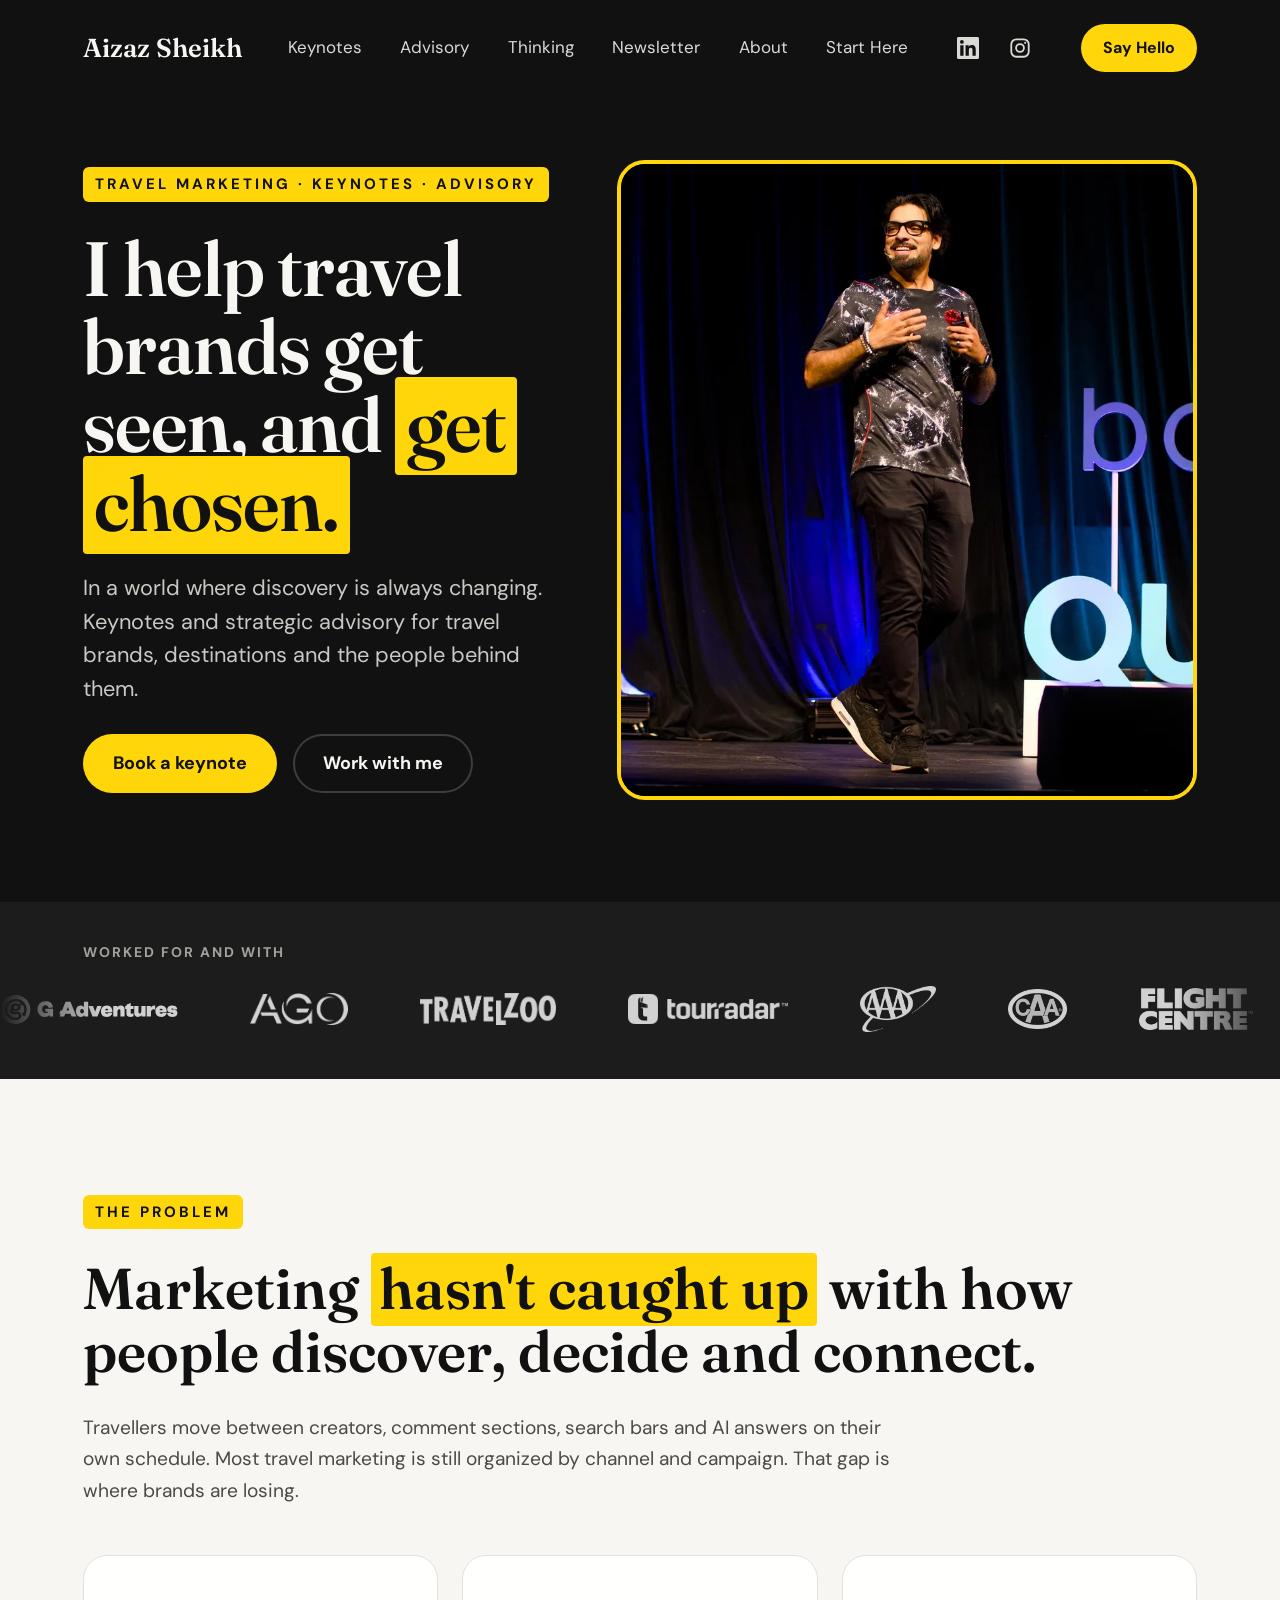
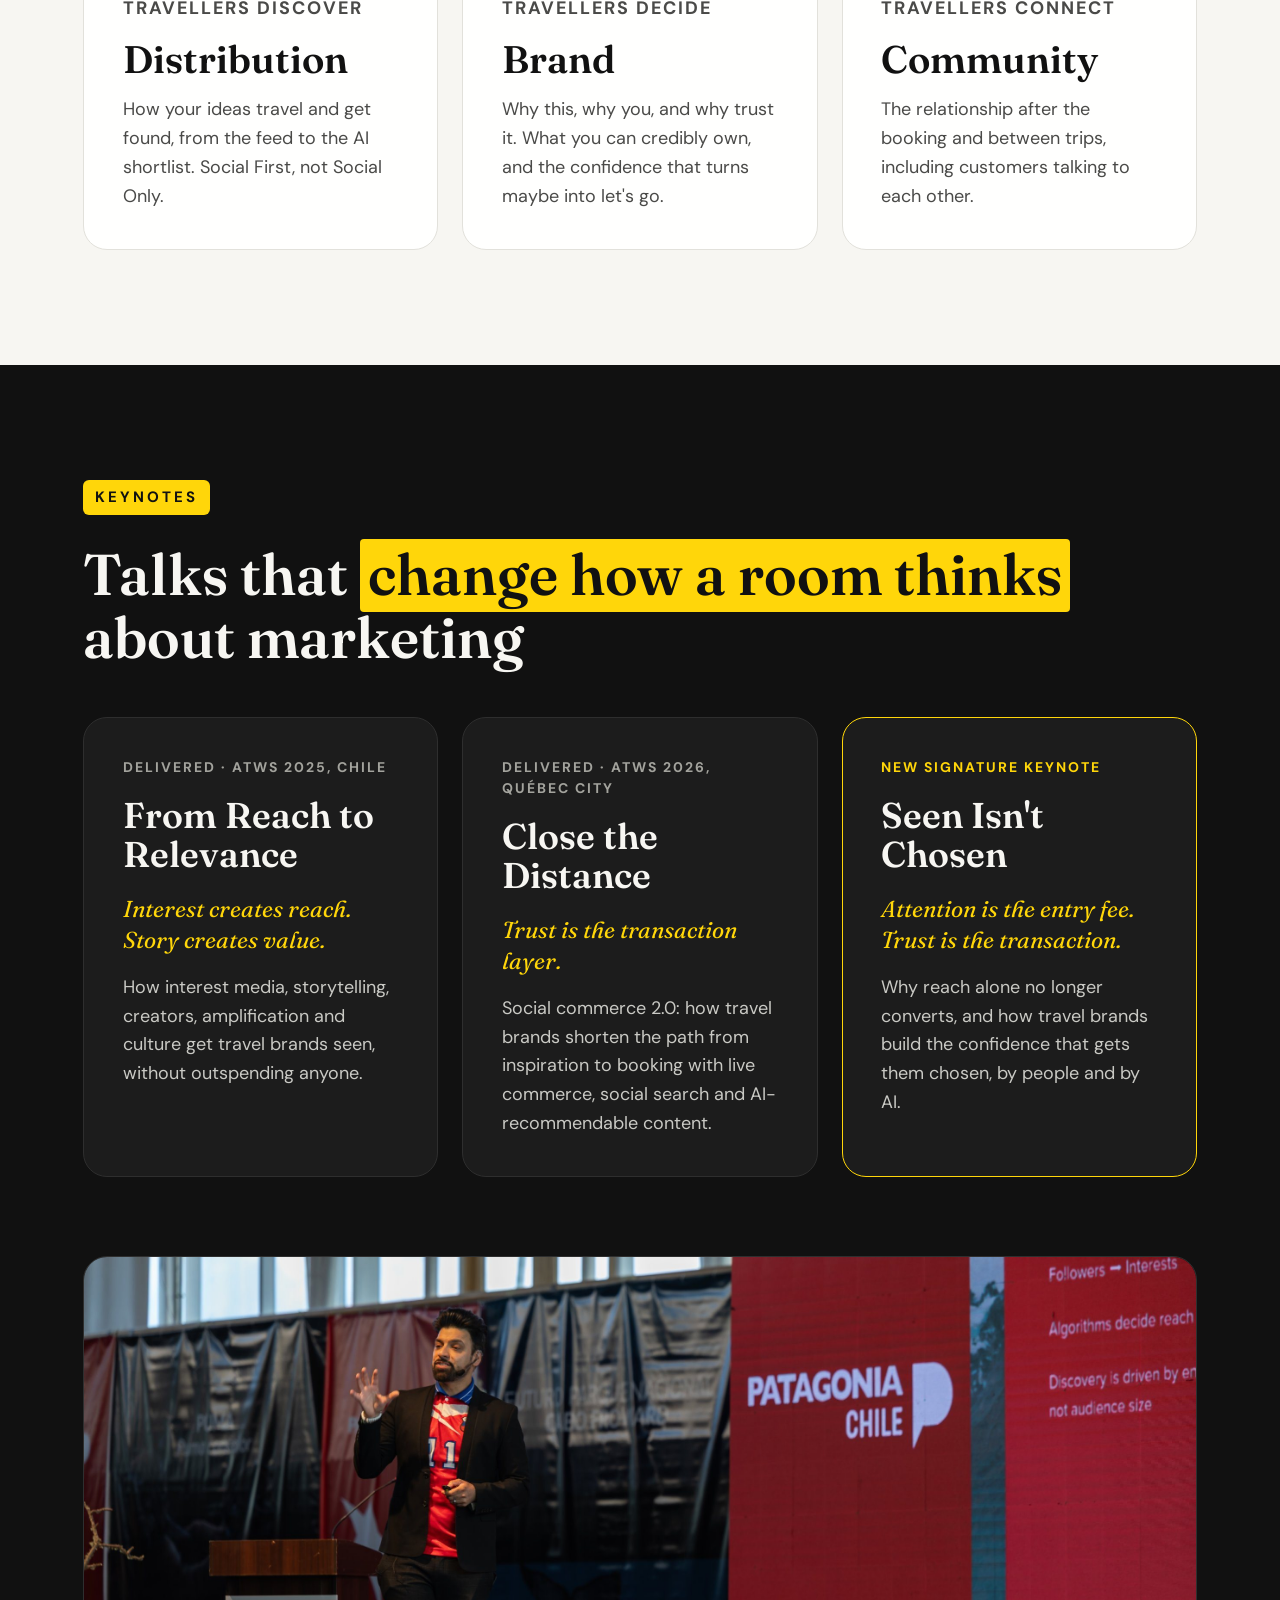
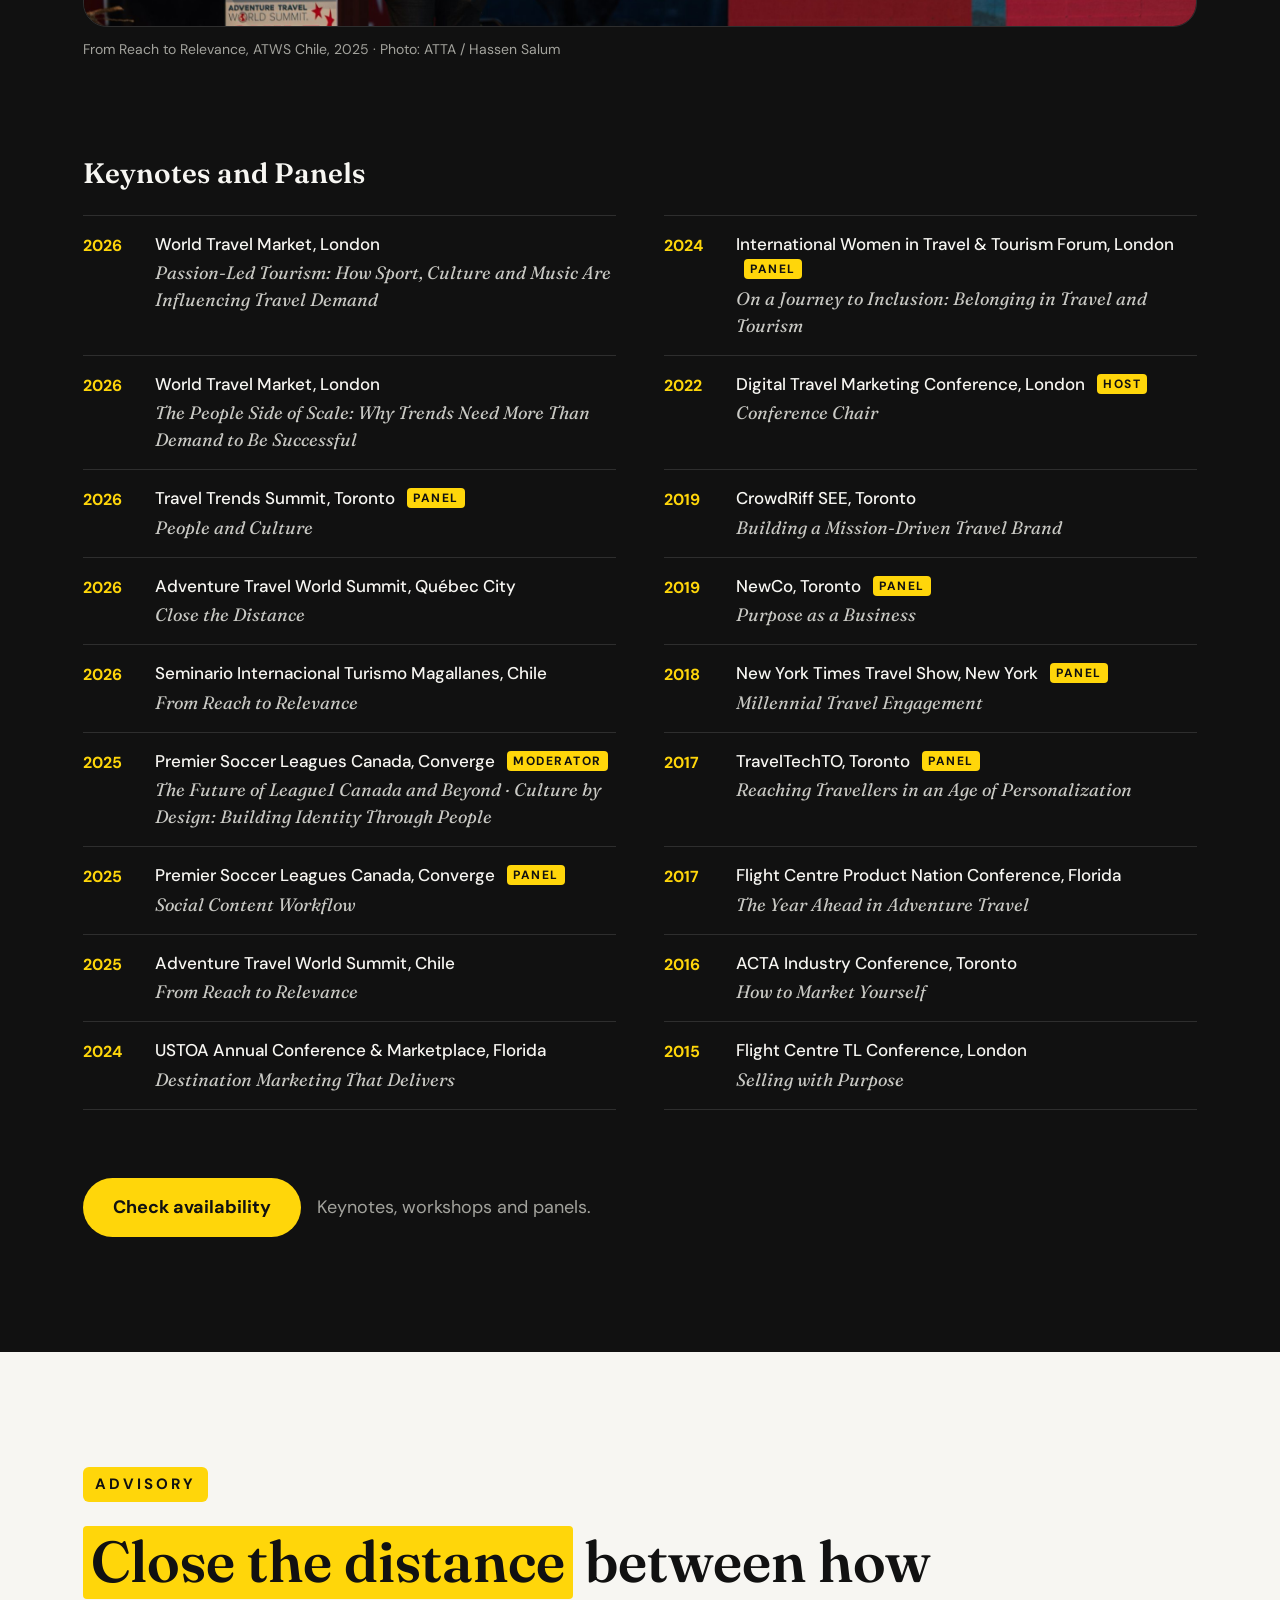
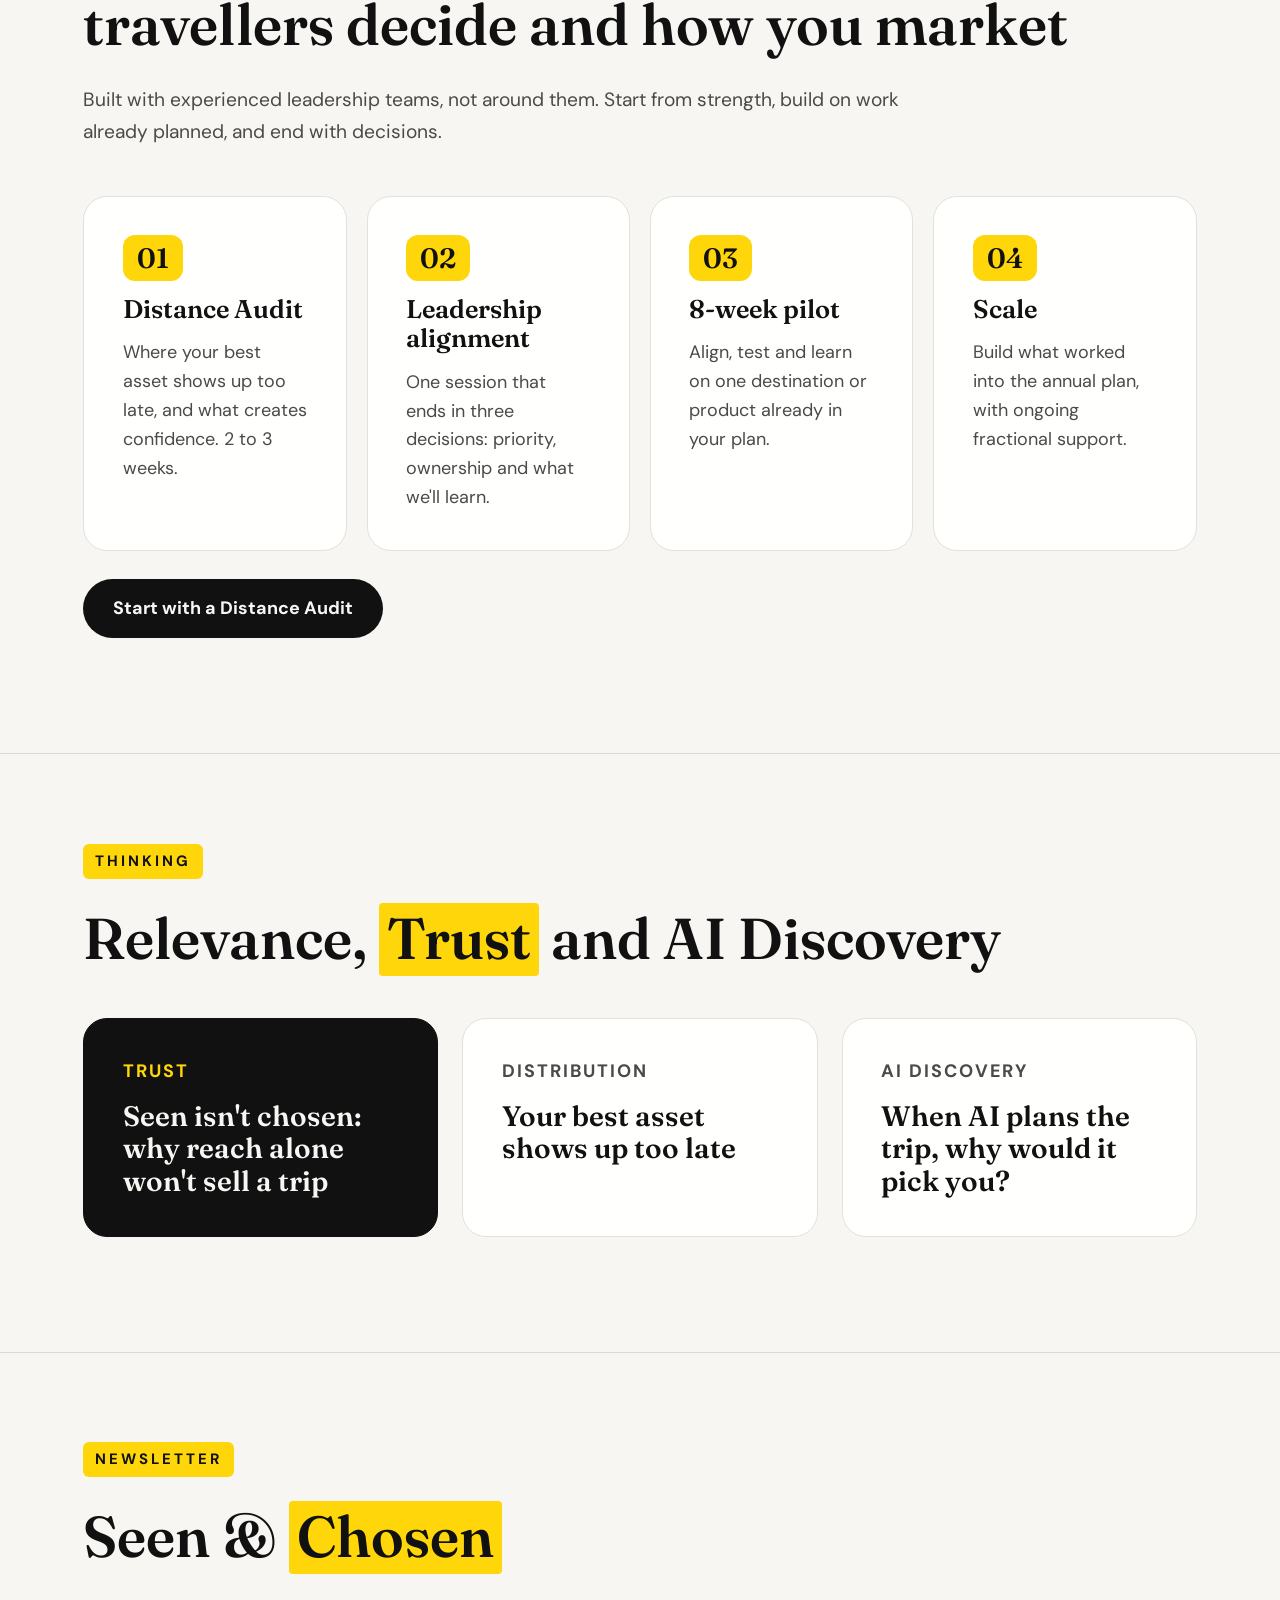
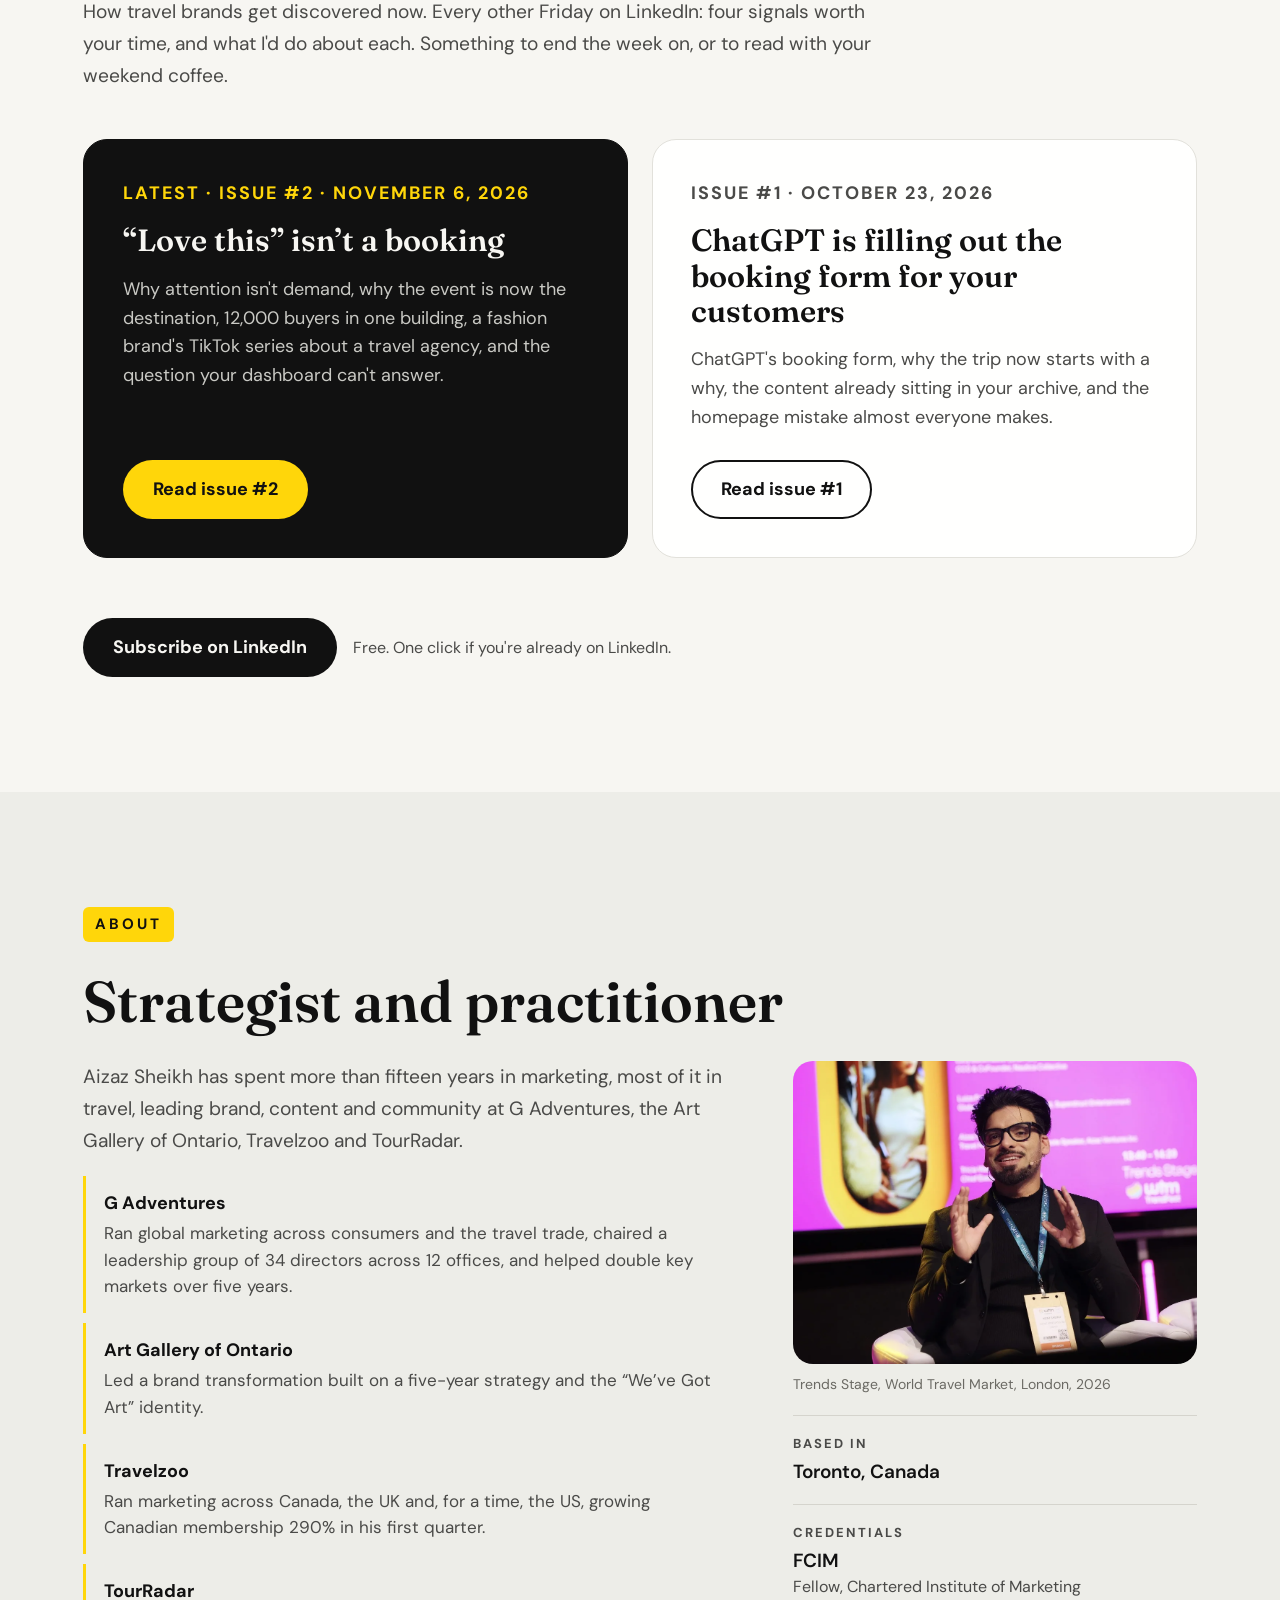
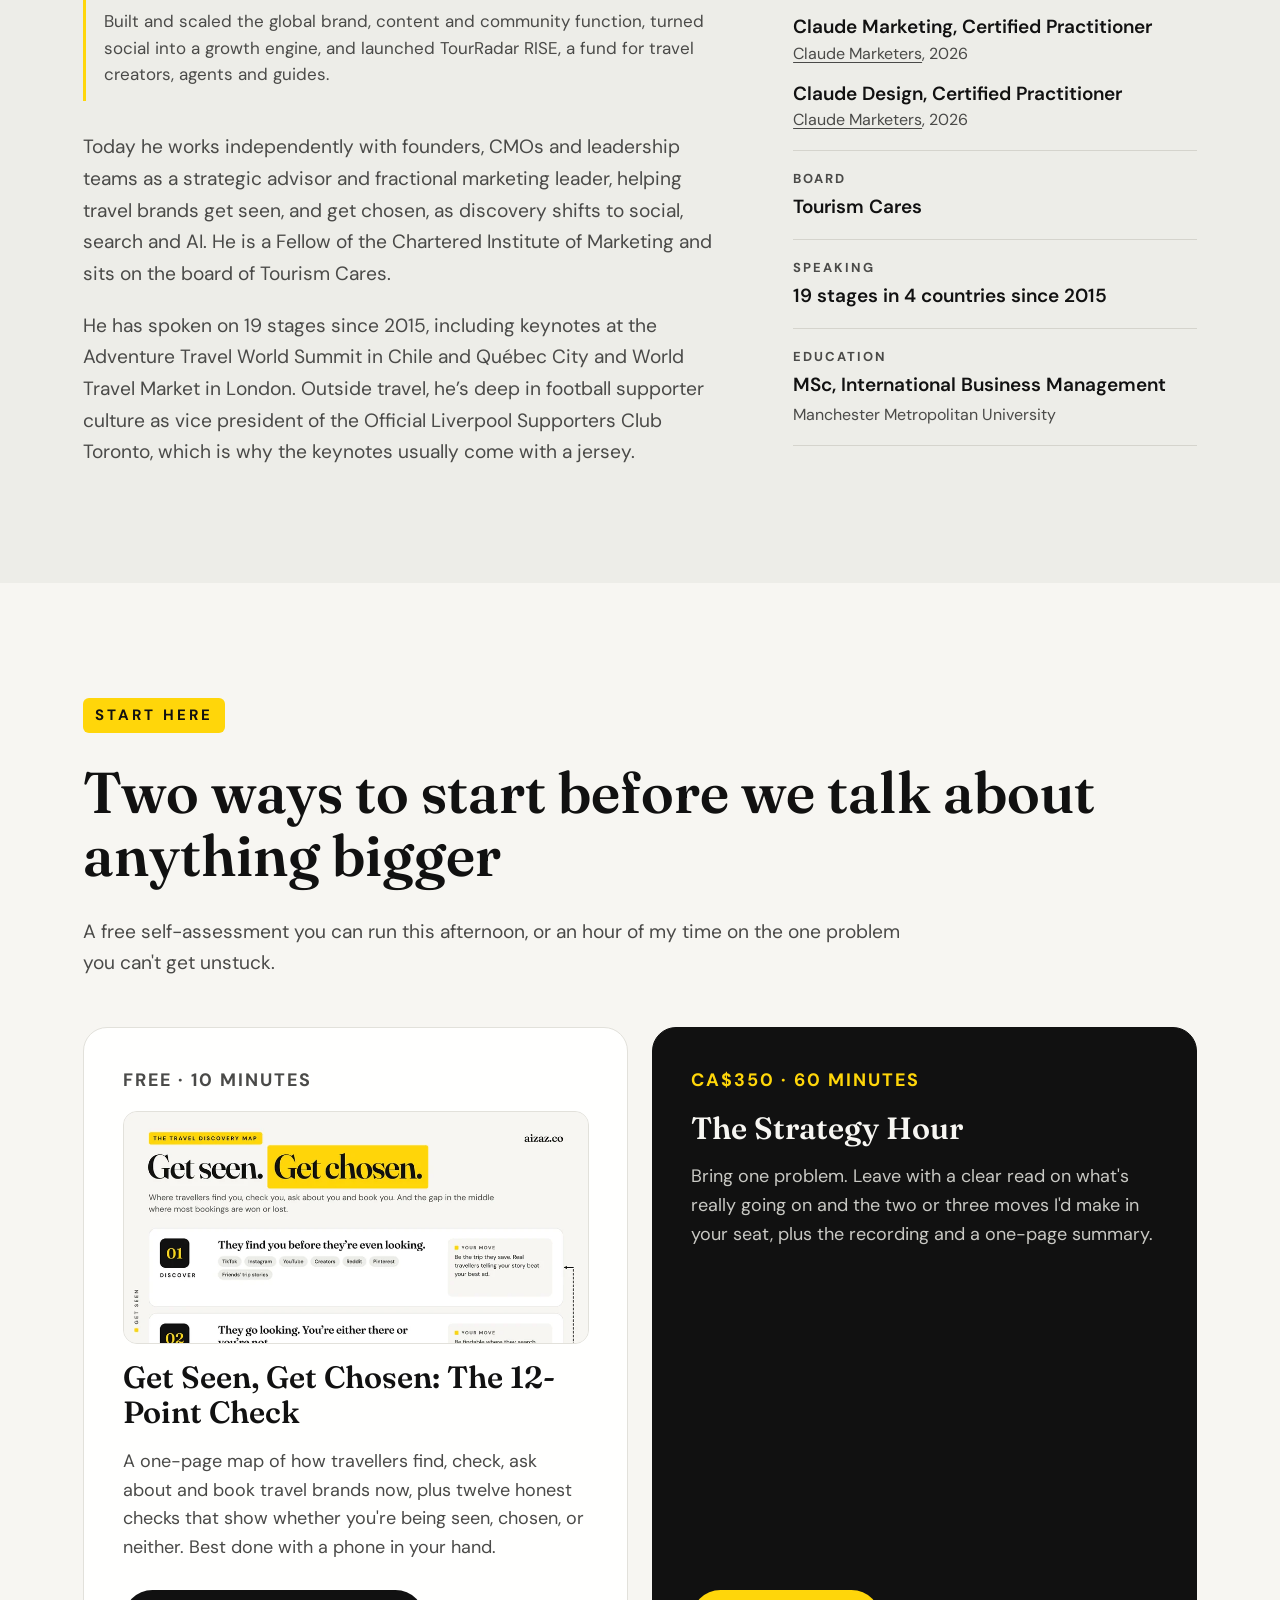
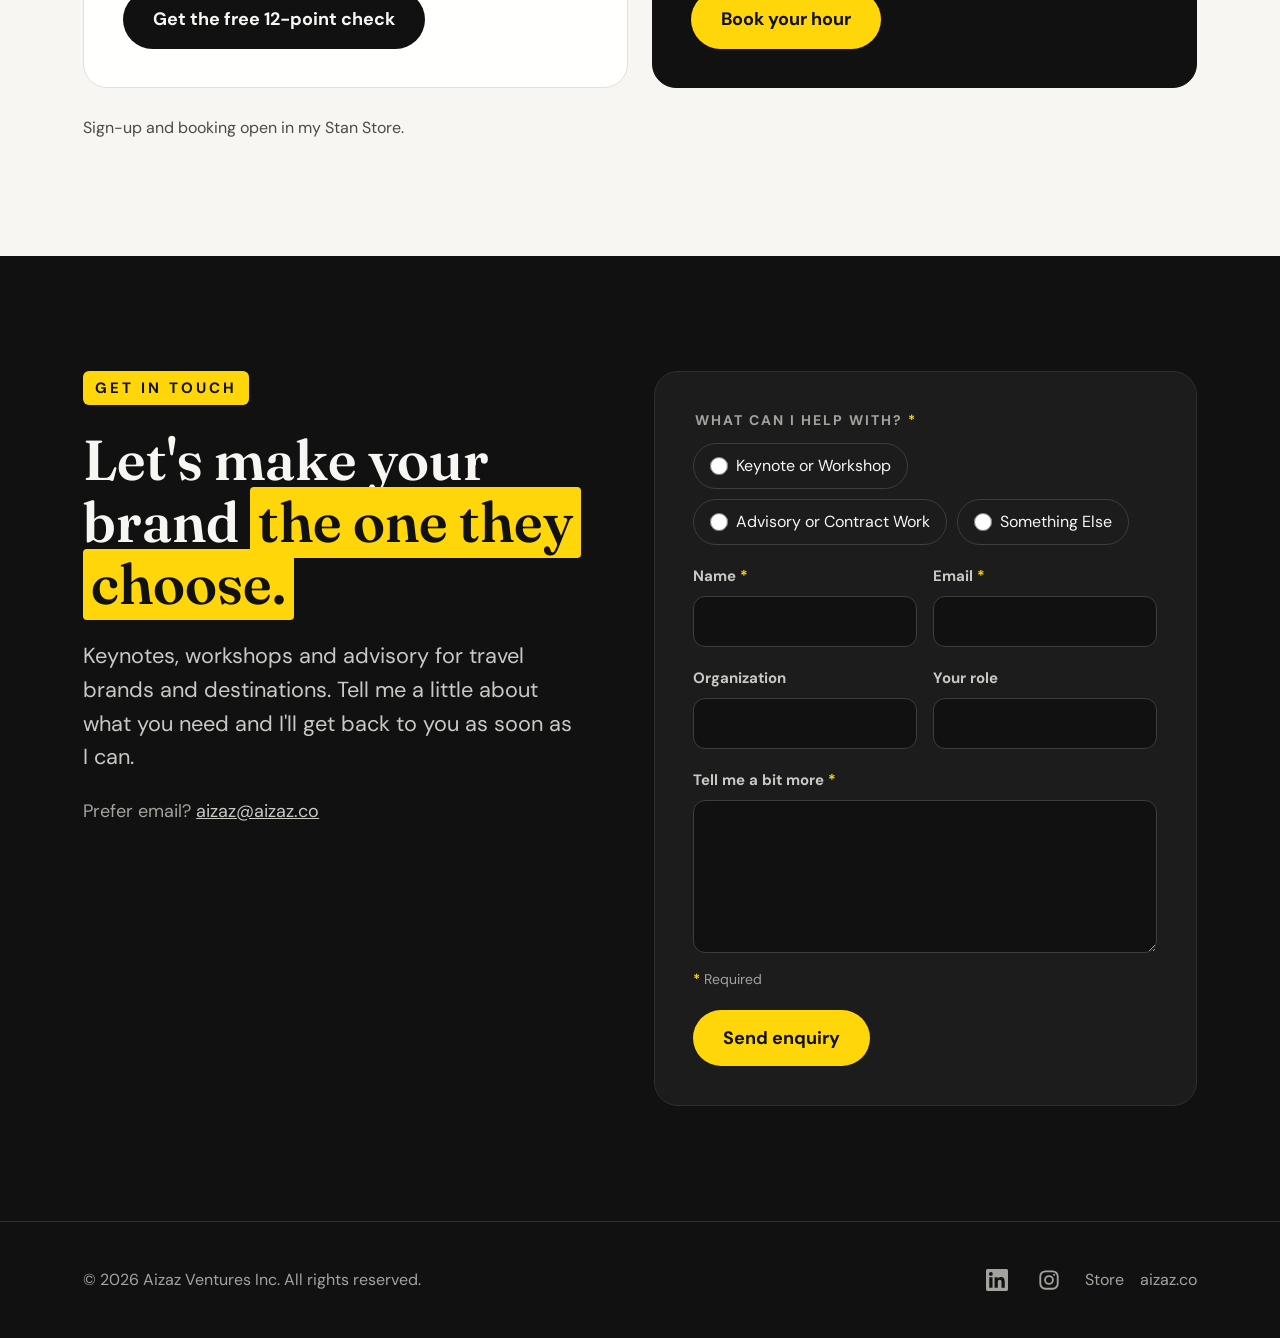
<file: index.html>
<!doctype html>
<html lang="en">
<head>
<meta charset="utf-8">
<meta name="viewport" content="width=device-width, initial-scale=1">
<title>Aizaz Sheikh | Travel marketing keynotes and advisory</title>
<meta name="description" content="Aizaz Sheikh helps travel brands get seen, and get chosen, in a world where discovery is always changing. Keynote speaker and strategic advisor on relevance, trust and AI discovery.">
<link rel="canonical" href="https://aizaz.co/">
<meta property="og:type" content="website">
<meta property="og:url" content="https://aizaz.co/">
<meta property="og:title" content="Aizaz Sheikh | I help travel brands get seen, and get chosen">
<meta property="og:description" content="Keynotes and strategic advisory for travel brands and destinations, on relevance, trust and AI discovery.">
<meta property="og:image" content="https://aizaz.co/assets/og-image.jpg">
<meta name="twitter:card" content="summary_large_image">
<meta name="theme-color" content="#111111">
<link rel="icon" href="/favicon.svg" type="image/svg+xml">
<link rel="preconnect" href="https://fonts.googleapis.com">
<link rel="preconnect" href="https://fonts.gstatic.com" crossorigin>
<link rel="stylesheet" href="https://fonts.googleapis.com/css2?family=Fraunces:opsz,wght@9..144,400..700&family=DM+Sans:wght@400..700&display=swap">
<link rel="stylesheet" href="/styles.css">
<script type="application/ld+json">
{
  "@context": "https://schema.org",
  "@type": "Person",
  "name": "Aizaz Sheikh",
  "url": "https://aizaz.co/",
  "sameAs": ["https://www.linkedin.com/in/aizazsheikh/", "https://www.instagram.com/aizazco/"],
  "image": "https://aizaz.co/assets/aizaz-stage-quebec.jpg",
  "email": "mailto:aizaz@aizaz.co",
  "jobTitle": "Travel marketing strategist and keynote speaker",
  "honorificSuffix": "FCIM",
  "address": {"@type": "PostalAddress", "addressLocality": "Toronto", "addressCountry": "CA"},
  "description": "Aizaz Sheikh helps travel brands get seen, and get chosen, in a world where discovery is always changing. He speaks and advises on relevance, trust, social-first marketing and AI discovery for travel brands and destinations.",
  "knowsAbout": ["Travel marketing", "Destination marketing", "Social media marketing", "Creator marketing", "Social commerce", "AI in marketing", "AI discovery", "Brand strategy", "Community building"],
  "alumniOf": [],
  "hasCredential": [
    {"@type": "EducationalOccupationalCredential", "name": "Fellow of the Chartered Institute of Marketing (FCIM)", "recognizedBy": {"@type": "Organization", "name": "Chartered Institute of Marketing"}},
    {"@type": "EducationalOccupationalCredential", "name": "Claude Marketing, Certified Practitioner", "dateCreated": "2026-09", "recognizedBy": {"@type": "Organization", "name": "Claude Marketers", "url": "https://www.claudemarketers.com"}},
    {"@type": "EducationalOccupationalCredential", "name": "Claude Design, Certified Practitioner", "dateCreated": "2026-09", "recognizedBy": {"@type": "Organization", "name": "Claude Marketers", "url": "https://www.claudemarketers.com"}}
  ],
  "worksFor": {"@type": "Organization", "name": "Independent"},
  "memberOf": {"@type": "Organization", "name": "Tourism Cares", "description": "Board member"}
}
</script>
</head>
<body>

<a class="skip" href="#main">Skip to content</a>

<header class="nav">
  <a class="wordmark" href="/">Aizaz Sheikh</a>
  <nav aria-label="Main">
    <a href="#keynotes">Keynotes</a>
    <a href="#advisory">Advisory</a>
    <a href="#thinking">Thinking</a>
    <a href="#newsletter">Newsletter</a>
    <a href="#about">About</a>
    <a href="#start">Start Here</a>
    <a class="social" href="https://www.linkedin.com/in/aizazsheikh/" target="_blank" rel="noopener" aria-label="Aizaz Sheikh on LinkedIn"><svg aria-hidden="true" viewBox="0 0 24 24" width="22" height="22" fill="currentColor"><path d="M20.45 20.45h-3.56v-5.57c0-1.33-.02-3.04-1.85-3.04-1.85 0-2.14 1.45-2.14 2.94v5.67H9.35V9h3.41v1.56h.05c.48-.9 1.64-1.85 3.37-1.85 3.6 0 4.27 2.37 4.27 5.46v6.28zM5.34 7.43a2.06 2.06 0 1 1 0-4.13 2.06 2.06 0 0 1 0 4.13zM7.12 20.45H3.56V9h3.56v11.45zM22.22 0H1.77C.79 0 0 .77 0 1.73v20.54C0 23.23.79 24 1.77 24h20.45c.98 0 1.78-.77 1.78-1.73V1.73C24 .77 23.2 0 22.22 0z"/></svg></a><a class="social" href="https://www.instagram.com/aizazco/" target="_blank" rel="noopener" aria-label="Aizaz Sheikh on Instagram"><svg aria-hidden="true" viewBox="0 0 24 24" width="22" height="22" fill="none" stroke="currentColor" stroke-width="2"><rect x="2.5" y="2.5" width="19" height="19" rx="5.5"/><circle cx="12" cy="12" r="4.3"/><circle cx="17.6" cy="6.4" r="1.1" fill="currentColor" stroke="none"/></svg></a>
    <a class="btn btn-yellow btn-sm" href="#contact">Say Hello</a>
  </nav>
</header>

<main id="main">

<section class="hero dark">
  <div class="wrap hero-grid">
    <div class="hero-copy">
      <p class="eyebrow on-dark">Travel marketing · Keynotes · Advisory</p>
      <h1>I help travel brands get seen, and <span class="hl">get chosen.</span></h1>
      <p class="lead">In a world where discovery is always changing. Keynotes and strategic advisory for travel brands, destinations and the people behind them.</p>
      <div class="actions">
        <a class="btn btn-yellow" href="#keynotes">Book a keynote</a>
        <a class="btn btn-ghost" href="#advisory">Work with me</a>
      </div>
    </div>
    <picture class="hero-photo">
      <source srcset="/assets/aizaz-stage-quebec.webp" type="image/webp">
      <img src="/assets/aizaz-stage-quebec.jpg" width="870" height="960" alt="Aizaz Sheikh on stage at the Adventure Travel World Summit in Québec City, wearing a Canada football jersey">
    </picture>
  </div>
</section>

<section class="proof" aria-label="Worked for and with">
  <div class="wrap proof-head"><p class="proof-label">Worked for and with</p></div>
  <div class="marquee">
    <div class="marquee-track">
      <ul class="marquee-list"><li class="logo-g"><img src="/assets/logos/g-adventures.svg" alt="G Adventures" width="2152" height="362"></li><li class="logo-ago"><img src="/assets/logos/ago.webp" alt="Art Gallery of Ontario" width="438" height="144"></li><li class="logo-travelzoo"><img src="/assets/logos/travelzoo.webp" alt="Travelzoo" width="614" height="144"></li><li class="logo-tourradar"><img src="/assets/logos/tourradar.webp" alt="TourRadar" width="768" height="144"></li><li class="logo-aaa"><img src="/assets/logos/aaa.webp" alt="AAA" width="239" height="144"></li><li class="logo-caa"><img src="/assets/logos/caa.webp" alt="CAA" width="212" height="144"></li><li class="logo-flight-centre"><img src="/assets/logos/flight-centre.webp" alt="Flight Centre" width="390" height="144"></li><li class="logo-travel-leaders-network"><img src="/assets/logos/travel-leaders-network.webp" alt="Travel Leaders Network" width="431" height="144"></li><li class="logo-travelsavers"><img src="/assets/logos/travelsavers.webp" alt="TRAVELSAVERS" width="592" height="84"></li><li class="logo-virtuoso"><img src="/assets/logos/virtuoso.webp" alt="Virtuoso" width="967" height="144"></li><li class="logo-ensemble"><img src="/assets/logos/ensemble.webp" alt="Ensemble" width="361" height="73"></li><li class="logo-expedia-cruises"><img src="/assets/logos/expedia-cruises.webp" alt="Expedia Cruises" width="742" height="134"></li><li class="logo-atta"><img src="/assets/logos/atta.webp" alt="Adventure Travel Trade Association" width="636" height="144"></li><li class="logo-tc"><img src="/assets/logos/tourism-cares.webp" alt="Tourism Cares" width="320" height="144"></li><li class="logo-meta"><img src="/assets/logos/meta.webp" alt="Meta" width="714" height="144"></li><li class="logo-tiktok"><img src="/assets/logos/tiktok.webp" alt="TikTok" width="530" height="144"></li><li class="logo-google"><img src="/assets/logos/google.webp" alt="Google" width="290" height="95"></li><li class="logo-environics"><img src="/assets/logos/environics.webp" alt="Environics Analytics" width="756" height="144"></li></ul>
      <ul class="marquee-list" aria-hidden="true"><li class="logo-g"><img src="/assets/logos/g-adventures.svg" alt="G Adventures" width="2152" height="362"></li><li class="logo-ago"><img src="/assets/logos/ago.webp" alt="Art Gallery of Ontario" width="438" height="144"></li><li class="logo-travelzoo"><img src="/assets/logos/travelzoo.webp" alt="Travelzoo" width="614" height="144"></li><li class="logo-tourradar"><img src="/assets/logos/tourradar.webp" alt="TourRadar" width="768" height="144"></li><li class="logo-aaa"><img src="/assets/logos/aaa.webp" alt="AAA" width="239" height="144"></li><li class="logo-caa"><img src="/assets/logos/caa.webp" alt="CAA" width="212" height="144"></li><li class="logo-flight-centre"><img src="/assets/logos/flight-centre.webp" alt="Flight Centre" width="390" height="144"></li><li class="logo-travel-leaders-network"><img src="/assets/logos/travel-leaders-network.webp" alt="Travel Leaders Network" width="431" height="144"></li><li class="logo-travelsavers"><img src="/assets/logos/travelsavers.webp" alt="TRAVELSAVERS" width="592" height="84"></li><li class="logo-virtuoso"><img src="/assets/logos/virtuoso.webp" alt="Virtuoso" width="967" height="144"></li><li class="logo-ensemble"><img src="/assets/logos/ensemble.webp" alt="Ensemble" width="361" height="73"></li><li class="logo-expedia-cruises"><img src="/assets/logos/expedia-cruises.webp" alt="Expedia Cruises" width="742" height="134"></li><li class="logo-atta"><img src="/assets/logos/atta.webp" alt="Adventure Travel Trade Association" width="636" height="144"></li><li class="logo-tc"><img src="/assets/logos/tourism-cares.webp" alt="Tourism Cares" width="320" height="144"></li><li class="logo-meta"><img src="/assets/logos/meta.webp" alt="Meta" width="714" height="144"></li><li class="logo-tiktok"><img src="/assets/logos/tiktok.webp" alt="TikTok" width="530" height="144"></li><li class="logo-google"><img src="/assets/logos/google.webp" alt="Google" width="290" height="95"></li><li class="logo-environics"><img src="/assets/logos/environics.webp" alt="Environics Analytics" width="756" height="144"></li></ul>
    </div>
  </div>
</section>

<section class="light">
  <div class="wrap section">
    <p class="eyebrow">The problem</p>
    <h2 class="wide">Marketing <span class="hl">hasn't caught up</span> with how people discover, decide and connect.</h2>
    <p class="body-lg">Travellers move between creators, comment sections, search bars and AI answers on their own schedule. Most travel marketing is still organized by channel and campaign. That gap is where brands are losing.</p>
    <div class="grid-3 model">
      <article class="card">
        <p class="label">Travellers discover</p>
        <h3>Distribution</h3>
        <p>How your ideas travel and get found, from the feed to the AI shortlist. Social First, not Social Only.</p>
      </article>
      <article class="card">
        <p class="label">Travellers decide</p>
        <h3>Brand</h3>
        <p>Why this, why you, and why trust it. What you can credibly own, and the confidence that turns maybe into let's go.</p>
      </article>
      <article class="card">
        <p class="label">Travellers connect</p>
        <h3>Community</h3>
        <p>The relationship after the booking and between trips, including customers talking to each other.</p>
      </article>
    </div>
  </div>
</section>

<section id="keynotes" class="dark">
  <div class="wrap section">
    <p class="eyebrow on-dark">Keynotes</p>
    <h2 class="wide">Talks that <span class="hl">change how a room thinks</span> about marketing</h2>
    <div class="grid-3">
      <article class="talk">
        <p class="label">Delivered · ATWS 2025, Chile</p>
        <h3>From Reach to Relevance</h3>
        <p class="tagline">Interest creates reach. Story creates value.</p>
        <p>How interest media, storytelling, creators, amplification and culture get travel brands seen, without outspending anyone.</p>
      </article>
      <article class="talk">
        <p class="label">Delivered · ATWS 2026, Québec City</p>
        <h3>Close the Distance</h3>
        <p class="tagline">Trust is the transaction layer.</p>
        <p>Social commerce 2.0: how travel brands shorten the path from inspiration to booking with live commerce, social search and AI-recommendable content.</p>
      </article>
      <article class="talk talk-new">
        <p class="label yellow">New signature keynote</p>
        <h3>Seen Isn't Chosen</h3>
        <p class="tagline">Attention is the entry fee. Trust is the transaction.</p>
        <p>Why reach alone no longer converts, and how travel brands build the confidence that gets them chosen, by people and by AI.</p>
      </article>
    </div>
    <figure class="stage-strip">
      <img src="/assets/aizaz-stage-chile.jpg" width="2576" height="859" loading="lazy" alt="Aizaz Sheikh delivering From Reach to Relevance at the Adventure Travel World Summit in Chile, in a Chile football jersey">
      <figcaption>From Reach to Relevance, ATWS Chile, 2025 · Photo: ATTA / Hassen Salum</figcaption>
    </figure>
    <div class="speaking">
      <h3 class="speaking-title">Keynotes and Panels</h3>
      <ol class="speaking-list" style="--rows: 9">
        <li><span class="yr">2026</span><span class="ev">World Travel Market, London</span><span class="tt">Passion-Led Tourism: How Sport, Culture and Music Are Influencing Travel Demand</span></li>
        <li><span class="yr">2026</span><span class="ev">World Travel Market, London</span><span class="tt">The People Side of Scale: Why Trends Need More Than Demand to Be Successful</span></li>
        <li><span class="yr">2026</span><span class="ev">Travel Trends Summit, Toronto <em class="kind">Panel</em></span><span class="tt">People and Culture</span></li>
        <li><span class="yr">2026</span><span class="ev">Adventure Travel World Summit, Québec City</span><span class="tt">Close the Distance</span></li>
        <li><span class="yr">2026</span><span class="ev">Seminario Internacional Turismo Magallanes, Chile</span><span class="tt">From Reach to Relevance</span></li>
        <li><span class="yr">2025</span><span class="ev">Premier Soccer Leagues Canada, Converge <em class="kind">Moderator</em></span><span class="tt">The Future of League1 Canada and Beyond · Culture by Design: Building Identity Through People</span></li>
        <li><span class="yr">2025</span><span class="ev">Premier Soccer Leagues Canada, Converge <em class="kind">Panel</em></span><span class="tt">Social Content Workflow</span></li>
        <li><span class="yr">2025</span><span class="ev">Adventure Travel World Summit, Chile</span><span class="tt">From Reach to Relevance</span></li>
        <li><span class="yr">2024</span><span class="ev">USTOA Annual Conference &amp; Marketplace, Florida</span><span class="tt">Destination Marketing That Delivers</span></li>
        <li class="col2"><span class="yr">2024</span><span class="ev">International Women in Travel &amp; Tourism Forum, London <em class="kind">Panel</em></span><span class="tt">On a Journey to Inclusion: Belonging in Travel and Tourism</span></li>
        <li><span class="yr">2022</span><span class="ev">Digital Travel Marketing Conference, London <em class="kind">Host</em></span><span class="tt">Conference Chair</span></li>
        <li><span class="yr">2019</span><span class="ev">CrowdRiff SEE, Toronto</span><span class="tt">Building a Mission-Driven Travel Brand</span></li>
        <li><span class="yr">2019</span><span class="ev">NewCo, Toronto <em class="kind">Panel</em></span><span class="tt">Purpose as a Business</span></li>
        <li><span class="yr">2018</span><span class="ev">New York Times Travel Show, New York <em class="kind">Panel</em></span><span class="tt">Millennial Travel Engagement</span></li>
        <li><span class="yr">2017</span><span class="ev">TravelTechTO, Toronto <em class="kind">Panel</em></span><span class="tt">Reaching Travellers in an Age of Personalization</span></li>
        <li><span class="yr">2017</span><span class="ev">Flight Centre Product Nation Conference, Florida</span><span class="tt">The Year Ahead in Adventure Travel</span></li>
        <li><span class="yr">2016</span><span class="ev">ACTA Industry Conference, Toronto</span><span class="tt">How to Market Yourself</span></li>
        <li><span class="yr">2015</span><span class="ev">Flight Centre TL Conference, London</span><span class="tt">Selling with Purpose</span></li>
      </ol>
    </div>
    <div class="actions">
      <a class="btn btn-yellow" href="#contact" data-enquiry="Keynote">Check availability</a>
      <span class="muted">Keynotes, workshops and panels.</span>
    </div>
  </div>
</section>

<section id="advisory" class="light">
  <div class="wrap section">
    <p class="eyebrow">Advisory</p>
    <h2 class="wide"><span class="hl">Close the distance</span> between how travellers decide and how you market</h2>
    <p class="body-lg">Built with experienced leadership teams, not around them. Start from strength, build on work already planned, and end with decisions.</p>
    <ol class="grid-4 steps">
      <li class="card">
        <span class="num">01</span>
        <h3>Distance Audit</h3>
        <p>Where your best asset shows up too late, and what creates confidence. 2 to 3 weeks.</p>
      </li>
      <li class="card">
        <span class="num">02</span>
        <h3>Leadership alignment</h3>
        <p>One session that ends in three decisions: priority, ownership and what we'll learn.</p>
      </li>
      <li class="card">
        <span class="num">03</span>
        <h3>8-week pilot</h3>
        <p>Align, test and learn on one destination or product already in your plan.</p>
      </li>
      <li class="card">
        <span class="num">04</span>
        <h3>Scale</h3>
        <p>Build what worked into the annual plan, with ongoing fractional support.</p>
      </li>
    </ol>
    <div class="actions">
      <a class="btn btn-dark" href="#contact" data-enquiry="Advisory">Start with a Distance Audit</a>
    </div>
  </div>
</section>

<section id="thinking" class="light">
  <div class="wrap section rule-top">
    <p class="eyebrow">Thinking</p>
    <h2 class="wide">Relevance, <span class="hl">Trust</span> and AI Discovery</h2>
    <div class="grid-3">
      <article class="card card-dark">
        <p class="label yellow">Trust</p>
        <h3 class="essay">Seen isn't chosen: why reach alone won't sell a trip</h3>
      </article>
      <article class="card">
        <p class="label">Distribution</p>
        <h3 class="essay">Your best asset shows up too late</h3>
      </article>
      <article class="card">
        <p class="label">AI Discovery</p>
        <h3 class="essay">When AI plans the trip, why would it pick you?</h3>
      </article>
    </div>
  </div>
</section>

<section id="newsletter" class="light newsletter">
  <div class="wrap section rule-top">
    <p class="eyebrow">Newsletter</p>
    <h2 class="wide">Seen &amp; <span class="hl">Chosen</span></h2>
    <p class="body-lg">How travel brands get discovered now. Every other Friday on LinkedIn: four signals worth your time, and what I'd do about each. Something to end the week on, or to read with your weekend coffee.</p>
    <div class="grid-2">
      <article class="card card-dark">
        <p class="label yellow">Latest · Issue #2 · November 6, 2026</p>
        <h3>“Love this” isn’t a booking</h3>
        <p>Why attention isn't demand, why the event is now the destination, 12,000 buyers in one building, a fashion brand's TikTok series about a travel agency, and the question your dashboard can't answer.</p>
        <a class="btn btn-yellow" href="https://www.linkedin.com/pulse/love-isnt-booking-aizaz-sheikh-fcim-msc-cwqyc/" target="_blank" rel="noopener">Read issue #2</a>
      </article>
      <article class="card">
        <p class="label">Issue #1 · October 23, 2026</p>
        <h3>ChatGPT is filling out the booking form for your customers</h3>
        <p>ChatGPT's booking form, why the trip now starts with a why, the content already sitting in your archive, and the homepage mistake almost everyone makes.</p>
        <a class="btn btn-line" href="https://www.linkedin.com/pulse/chatgpt-filling-out-booking-form-your-customers-aizaz-sheikh-fcim-msc-nfl8c/" target="_blank" rel="noopener">Read issue #1</a>
      </article>
    </div>
    <div class="actions newsletter-cta">
      <a class="btn btn-dark" href="https://www.linkedin.com/newsletters/seen-chosen-7519416273399824386/" target="_blank" rel="noopener">Subscribe on LinkedIn</a>
      <p class="start-note">Free. One click if you're already on LinkedIn.</p>
    </div>
  </div>
</section>

<section id="about" class="sand">
  <div class="wrap section about">
    <p class="eyebrow">About</p>
    <h2>Strategist and practitioner</h2>
    <div class="about-grid">
      <div>
        <p class="body-lg">Aizaz Sheikh has spent more than fifteen years in marketing, most of it in travel, leading brand, content and community at G Adventures, the Art Gallery of Ontario, Travelzoo and TourRadar.</p>
        <ul class="track">
          <li><strong>G Adventures</strong>Ran global marketing across consumers and the travel trade, chaired a leadership group of 34 directors across 12 offices, and helped double key markets over five years.</li>
          <li><strong>Art Gallery of Ontario</strong>Led a brand transformation built on a five-year strategy and the &ldquo;We&rsquo;ve Got Art&rdquo; identity.</li>
          <li><strong>Travelzoo</strong>Ran marketing across Canada, the UK and, for a time, the US, growing Canadian membership 290% in his first quarter.</li>
          <li><strong>TourRadar</strong>Built and scaled the global brand, content and community function, turned social into a growth engine, and launched TourRadar RISE, a fund for travel creators, agents and guides.</li>
        </ul>
        <p class="body-lg">Today he works independently with founders, CMOs and leadership teams as a strategic advisor and fractional marketing leader, helping travel brands get seen, and get chosen, as discovery shifts to social, search and AI. He is a Fellow of the Chartered Institute of Marketing and sits on the board of Tourism Cares.</p>
        <p class="body-lg">He has spoken on 19 stages since 2015, including keynotes at the Adventure Travel World Summit in Chile and Québec City and World Travel Market in London. Outside travel, he&rsquo;s deep in football supporter culture as vice president of the Official Liverpool Supporters Club Toronto, which is why the keynotes usually come with a jersey.</p>
      </div>
      <div class="about-side">
        <figure class="about-photo">
          <picture>
            <source srcset="/assets/aizaz-stage-wtm.webp" type="image/webp">
            <img src="/assets/aizaz-stage-wtm.jpg" width="1290" height="839" loading="lazy" alt="Aizaz Sheikh speaking on the Trends Stage at World Travel Market in London">
          </picture>
          <figcaption>Trends Stage, World Travel Market, London, 2026</figcaption>
        </figure>
      <ul class="facts">
        <li><span>Based in</span>Toronto, Canada</li>
        <li><span>Credentials</span>
          <div class="cred">FCIM<em>Fellow, Chartered Institute of Marketing</em></div>
          <div class="cred">Claude Marketing, Certified Practitioner<em><a href="https://www.claudemarketers.com" target="_blank" rel="noopener">Claude Marketers</a>, 2026</em></div>
          <div class="cred">Claude Design, Certified Practitioner<em><a href="https://www.claudemarketers.com" target="_blank" rel="noopener">Claude Marketers</a>, 2026</em></div>
        </li>
        <li><span>Board</span>Tourism Cares</li>
        <li><span>Speaking</span>19 stages in 4 countries since 2015</li>
        <li><span>Education</span>MSc, International Business Management<em class="fact-sub">Manchester Metropolitan University</em></li>
      </ul>
      </div>
    </div>
  </div>
</section>

<section id="start" class="light start">
  <div class="wrap section">
    <p class="eyebrow">Start Here</p>
    <h2 class="wide">Two ways to start before we talk about anything bigger</h2>
    <p class="body-lg">A free self-assessment you can run this afternoon, or an hour of my time on the one problem you can't get unstuck.</p>
    <div class="grid-2">
      <article class="card">
        <p class="label">Free · 10 minutes</p>
        <img class="card-preview" src="/assets/get-seen-get-chosen-map.webp" alt="The Get Seen, Get Chosen travel discovery map: Discover, Search, Ask and Book, with trust as the distance between being seen and being chosen" width="900" height="1125" loading="lazy">
        <h3>Get Seen, Get Chosen: The 12-Point Check</h3>
        <p>A one-page map of how travellers find, check, ask about and book travel brands now, plus twelve honest checks that show whether you're being seen, chosen, or neither. Best done with a phone in your hand.</p>
        <a class="btn btn-dark" href="https://stan.store/aizazco" target="_blank" rel="noopener">Get the free 12-point check</a>
      </article>
      <article class="card card-dark">
        <p class="label yellow">CA$350 · 60 minutes</p>
        <h3>The Strategy Hour</h3>
        <p>Bring one problem. Leave with a clear read on what's really going on and the two or three moves I'd make in your seat, plus the recording and a one-page summary.</p>
        <a class="btn btn-yellow" href="https://stan.store/aizazco/p/the-strategy-hour-v2h985fj" target="_blank" rel="noopener">Book your hour</a>
      </article>
    </div>
    <p class="start-note">Sign-up and booking open in my Stan Store.</p>
  </div>
</section>

<section id="contact" class="dark">
  <div class="wrap section contact-grid">
    <div class="contact-copy">
      <p class="eyebrow on-dark">Get in touch</p>
      <h2 class="cta">Let's make your brand <span class="hl">the one they choose.</span></h2>
      <p class="lead">Keynotes, workshops and advisory for travel brands and destinations. Tell me a little about what you need and I'll get back to you as soon as I can.</p>
      <p class="muted">Prefer email? <a class="plain" href="mailto:aizaz@aizaz.co">aizaz@aizaz.co</a></p>
    </div>
    <form class="enquiry" name="enquiry" method="POST" action="https://api.web3forms.com/submit">
      <input type="hidden" name="access_key" value="47be2bea-a69e-455f-8de6-35985d32a48c">
      <input type="hidden" name="subject" value="New enquiry from aizaz.co">
      <input type="hidden" name="from_name" value="aizaz.co">
      <input type="hidden" name="redirect" value="https://aizaz.co/thanks/">
      <input type="checkbox" name="botcheck" class="hp" tabindex="-1" autocomplete="off" aria-hidden="true">

      <fieldset class="choice">
        <legend>What can I help with? <span class="req" aria-hidden="true">*</span></legend>
        <label><input type="radio" name="enquiry-type" value="Keynote" required> Keynote or Workshop</label>
        <label><input type="radio" name="enquiry-type" value="Advisory"> Advisory or Contract Work</label>
        <label><input type="radio" name="enquiry-type" value="Something else"> Something Else</label>
      </fieldset>

      <div class="field-row">
        <label class="field"><span>Name <span class="req" aria-hidden="true">*</span></span><input type="text" name="name" autocomplete="name" required></label>
        <label class="field"><span>Email <span class="req" aria-hidden="true">*</span></span><input type="email" name="email" autocomplete="email" required></label>
      </div>
      <div class="field-row">
        <label class="field">Organization<input type="text" name="organization" autocomplete="organization"></label>
        <label class="field">Your role<input type="text" name="role" autocomplete="organization-title"></label>
      </div>

      <div class="keynote-fields" data-show-for="Keynote">
        <div class="field-row">
          <label class="field">Event name<input type="text" name="event-name"></label>
          <label class="field">Event date<input type="text" name="event-date" placeholder="e.g. May 2027"></label>
        </div>
        <div class="field-row">
          <label class="field">Location<input type="text" name="event-location" placeholder="City, or virtual"></label>
          <label class="field">Audience size
            <select name="audience-size">
              <option value="">Select</option>
              <option>Under 100</option>
              <option>100 to 500</option>
              <option>500 to 1,000</option>
              <option>Over 1,000</option>
            </select>
          </label>
        </div>
      </div>

      <label class="field"><span>Tell me a bit more <span class="req" aria-hidden="true">*</span></span><textarea name="message" rows="5" required></textarea></label>

      <p class="req-note"><span class="req" aria-hidden="true">*</span> Required</p>
      <button class="btn btn-yellow" type="submit">Send enquiry</button>
    </form>
  </div>
</section>

</main>

<footer class="footer">
  <div class="wrap footer-row">
    <span>© 2026 Aizaz Ventures Inc. All rights reserved.</span>
    <span class="footer-links"><a class="social" href="https://www.linkedin.com/in/aizazsheikh/" target="_blank" rel="noopener" aria-label="Aizaz Sheikh on LinkedIn"><svg aria-hidden="true" viewBox="0 0 24 24" width="22" height="22" fill="currentColor"><path d="M20.45 20.45h-3.56v-5.57c0-1.33-.02-3.04-1.85-3.04-1.85 0-2.14 1.45-2.14 2.94v5.67H9.35V9h3.41v1.56h.05c.48-.9 1.64-1.85 3.37-1.85 3.6 0 4.27 2.37 4.27 5.46v6.28zM5.34 7.43a2.06 2.06 0 1 1 0-4.13 2.06 2.06 0 0 1 0 4.13zM7.12 20.45H3.56V9h3.56v11.45zM22.22 0H1.77C.79 0 0 .77 0 1.73v20.54C0 23.23.79 24 1.77 24h20.45c.98 0 1.78-.77 1.78-1.73V1.73C24 .77 23.2 0 22.22 0z"/></svg></a><a class="social" href="https://www.instagram.com/aizazco/" target="_blank" rel="noopener" aria-label="Aizaz Sheikh on Instagram"><svg aria-hidden="true" viewBox="0 0 24 24" width="22" height="22" fill="none" stroke="currentColor" stroke-width="2"><rect x="2.5" y="2.5" width="19" height="19" rx="5.5"/><circle cx="12" cy="12" r="4.3"/><circle cx="17.6" cy="6.4" r="1.1" fill="currentColor" stroke="none"/></svg></a><a class="footer-text" href="https://stan.store/aizazco" target="_blank" rel="noopener">Store</a><span>aizaz.co</span></span>
  </div>
</footer>

<script>
(function () {
  var form = document.querySelector('.enquiry');
  if (!form) return;
  var extra = form.querySelector('.keynote-fields');
  function sync() {
    var picked = form.querySelector('input[name="enquiry-type"]:checked');
    extra.hidden = !(picked && picked.value === 'Keynote');
  }
  form.addEventListener('change', sync);
  document.querySelectorAll('[data-enquiry]').forEach(function (a) {
    a.addEventListener('click', function () {
      var r = form.querySelector('input[name="enquiry-type"][value="' + a.dataset.enquiry + '"]');
      if (r) { r.checked = true; sync(); }
    });
  });
  var pre = new URLSearchParams(location.search).get('enquiry');
  if (pre) {
    var p = form.querySelector('input[name="enquiry-type"][value="' + pre.replace(/[^A-Za-z ]/g, '') + '"]');
    if (p) p.checked = true;
  }
  sync();
})();
</script>
</body>
</html>
</file>
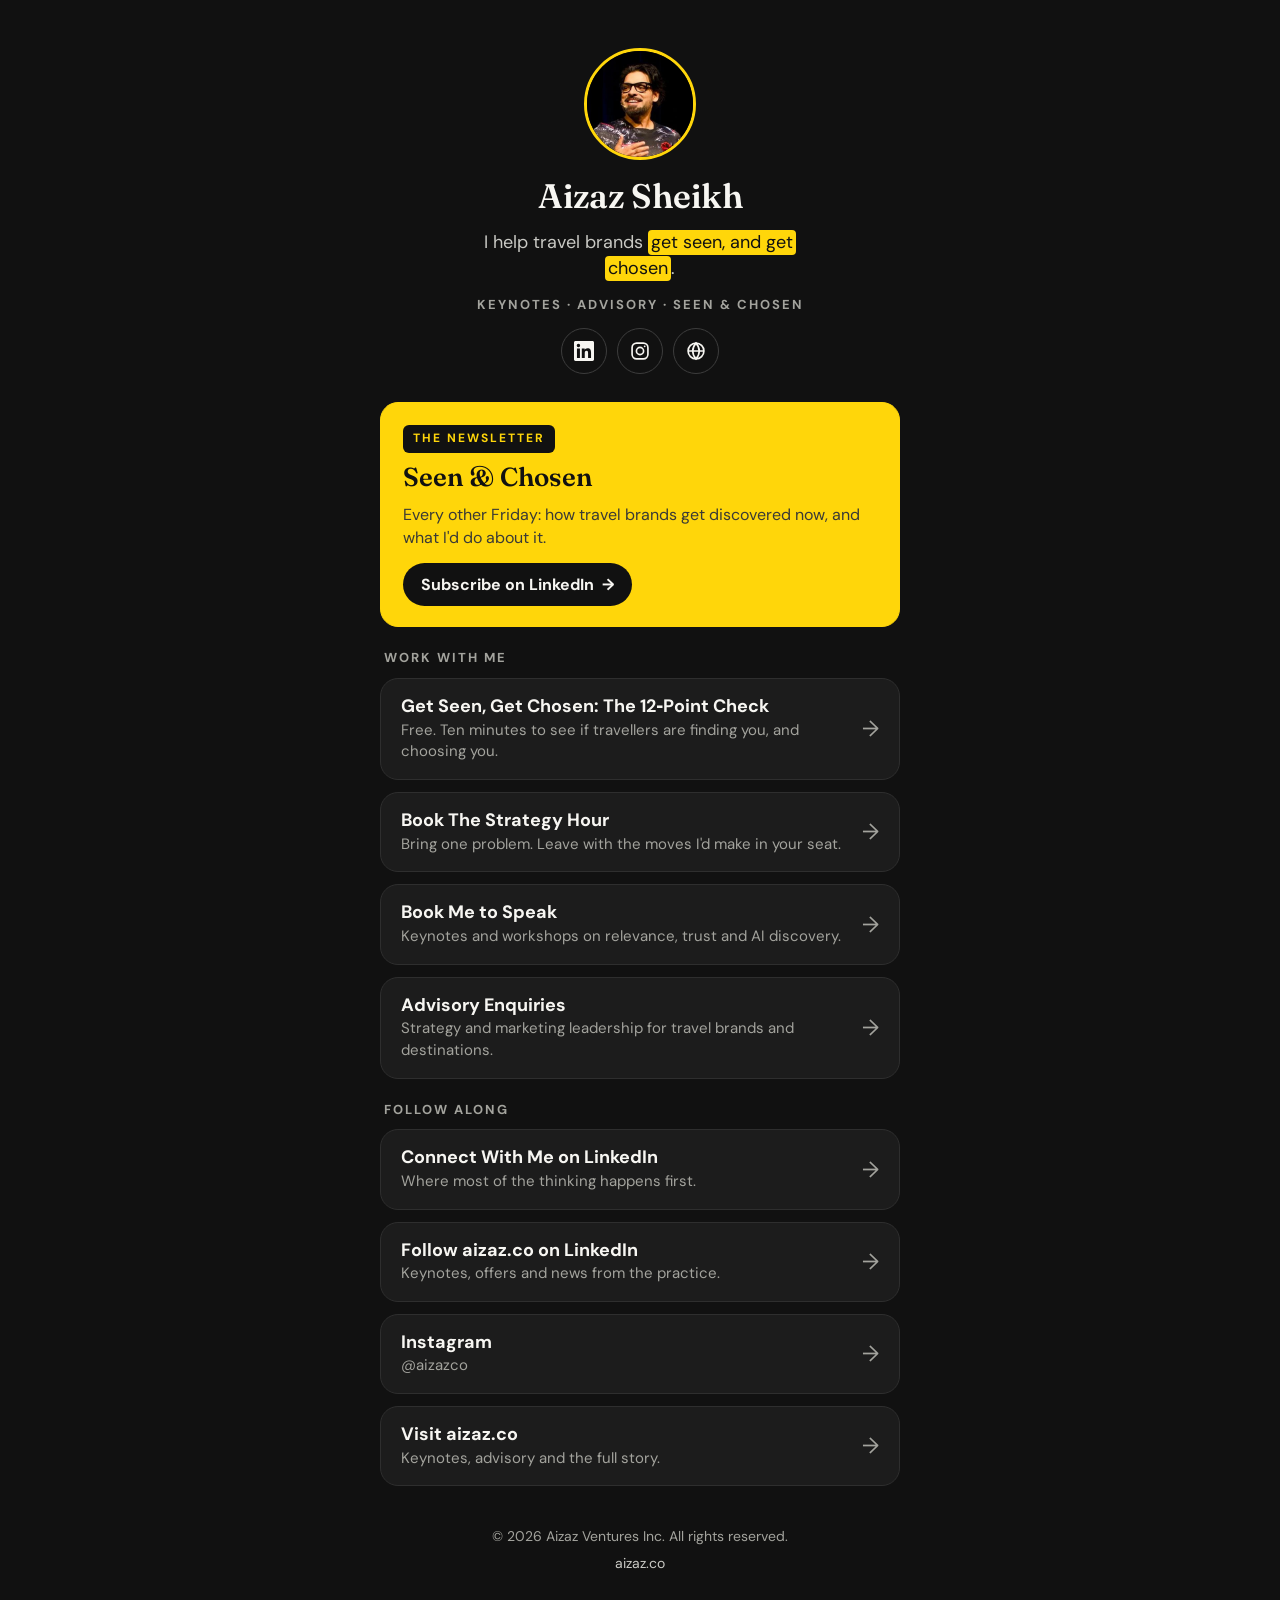
<file: links/index.html>
<!doctype html>
<html lang="en">
<head>
<meta charset="utf-8">
<meta name="viewport" content="width=device-width, initial-scale=1">
<title>Aizaz Sheikh | Links</title>
<meta name="robots" content="noindex">
<meta name="description" content="Seen &amp; Chosen, the free 12-point check, the Strategy Hour, keynotes and everywhere else to find Aizaz Sheikh.">
<meta name="theme-color" content="#111111">
<meta property="og:type" content="website">
<meta property="og:url" content="https://aizaz.co/links/">
<meta property="og:title" content="Aizaz Sheikh | I help travel brands get seen, and get chosen">
<meta property="og:description" content="The newsletter, the free 12-point check, the Strategy Hour, keynotes and more.">
<meta property="og:image" content="https://aizaz.co/assets/og-image.jpg">
<meta name="twitter:card" content="summary_large_image">
<link rel="icon" href="/favicon.svg" type="image/svg+xml">
<link rel="preconnect" href="https://fonts.googleapis.com">
<link rel="preconnect" href="https://fonts.gstatic.com" crossorigin>
<link rel="stylesheet" href="https://fonts.googleapis.com/css2?family=Fraunces:opsz,wght@9..144,400..700&family=DM+Sans:wght@400..700&display=swap">
<style>
  :root {
    --black: #111111; --card: #1C1C1C; --line: #2E2E2E; --line-2: #3D3D3D;
    --yellow: #FFD60A; --paper: #F7F6F2; --muted: #A3A39D; --muted-2: #C9C9C4;
    --serif: 'Fraunces', Georgia, serif;
    --sans: 'DM Sans', system-ui, -apple-system, sans-serif;
  }
  *, *::before, *::after { box-sizing: border-box; }
  html { -webkit-text-size-adjust: 100%; }
  body { margin: 0; min-height: 100vh; background: var(--black); color: var(--paper); font-family: var(--sans); line-height: 1.45; }
  a { color: inherit; }
  img { display: block; max-width: 100%; }

  .page { max-width: 560px; margin: 0 auto; padding: 48px 20px 40px; display: flex; flex-direction: column; align-items: center; gap: 28px; }

  .intro { display: flex; flex-direction: column; align-items: center; text-align: center; gap: 14px; }
  .avatar { width: 112px; height: 112px; border-radius: 50%; object-fit: cover; border: 3px solid var(--yellow); }
  h1 { font-family: var(--serif); font-weight: 600; font-size: 34px; line-height: 1.1; margin: 4px 0 0; }
  .line { font-size: 18px; color: var(--muted-2); max-width: 30ch; margin: 0; }
  .line .hl { background: var(--yellow); color: var(--black); padding: 0 .14em .04em; border-radius: 4px; -webkit-box-decoration-break: clone; box-decoration-break: clone; }
  .tags { font-size: 13px; font-weight: 700; letter-spacing: 2px; text-transform: uppercase; color: var(--muted); margin: 0; }

  .socials { display: flex; gap: 10px; justify-content: center; }
  .socials a { width: 46px; height: 46px; border-radius: 50%; display: grid; place-items: center; border: 1px solid var(--line-2); color: var(--paper); transition: border-color .15s ease, color .15s ease; }
  .socials a:hover { border-color: var(--yellow); color: var(--yellow); }

  .links { list-style: none; margin: 0; padding: 0; width: 100%; display: flex; flex-direction: column; gap: 12px; }
  .link { display: flex; align-items: center; gap: 14px; width: 100%; min-height: 72px; padding: 16px 20px; border-radius: 18px; background: var(--card); border: 1px solid var(--line); text-decoration: none; transition: transform .15s ease, border-color .15s ease; }
  .link:hover { transform: translateY(-2px); border-color: var(--yellow); }
  .link .txt { display: flex; flex-direction: column; gap: 2px; flex: 1; min-width: 0; }
  .link strong { font-size: 18px; font-weight: 700; line-height: 1.25; }
  .link span.sub { font-size: 15px; color: var(--muted); }
  .link .arrow { flex: none; font-size: 22px; color: var(--muted); transition: transform .15s ease, color .15s ease; }
  .link:hover .arrow { transform: translateX(3px); color: var(--yellow); }

  .link.featured { background: var(--yellow); color: var(--black); border-color: var(--yellow); flex-direction: column; align-items: flex-start; gap: 10px; padding: 22px 22px 20px; }
  .link.featured:hover { border-color: var(--paper); }
  .featured .label { font-size: 12px; font-weight: 700; letter-spacing: 2px; text-transform: uppercase; background: var(--black); color: var(--yellow); padding: 5px 10px; border-radius: 6px; }
  .featured strong { font-family: var(--serif); font-weight: 600; font-size: 26px; line-height: 1.15; }
  .featured span.sub { color: #3A3A36; font-size: 16px; }
  .featured .cta { display: inline-flex; align-items: center; gap: 8px; font-weight: 700; font-size: 16px; background: var(--black); color: var(--paper); padding: 10px 18px; border-radius: 999px; margin-top: 4px; }

  .group { width: 100%; font-size: 13px; font-weight: 700; letter-spacing: 2px; text-transform: uppercase; color: var(--muted); margin: 10px 0 -2px 4px; }

  footer { margin-top: 12px; text-align: center; font-size: 14px; color: var(--muted); display: flex; flex-direction: column; gap: 6px; }
  footer a { color: var(--muted-2); text-decoration: none; }
  footer a:hover { color: var(--yellow); }

  a:focus-visible { outline: 3px solid var(--yellow); outline-offset: 3px; }
  .link.featured:focus-visible { outline-color: var(--paper); }

  @media (max-width: 400px) {
    .page { padding-top: 36px; }
    h1 { font-size: 30px; }
    .featured strong { font-size: 23px; }
  }
  @media (prefers-reduced-motion: reduce) {
    .link, .link .arrow, .socials a { transition: none; }
    .link:hover { transform: none; }
  }
</style>
</head>
<body>
<main class="page">

  <header class="intro">
    <img class="avatar" src="/assets/aizaz-avatar.webp" alt="Aizaz Sheikh on stage" width="112" height="112">
    <h1>Aizaz Sheikh</h1>
    <p class="line">I help travel brands <span class="hl">get seen, and get chosen</span>.</p>
    <p class="tags">Keynotes · Advisory · Seen &amp; Chosen</p>
    <nav class="socials" aria-label="Social">
      <a href="https://www.linkedin.com/in/aizazsheikh/" target="_blank" rel="noopener" aria-label="Aizaz Sheikh on LinkedIn"><svg aria-hidden="true" viewBox="0 0 24 24" width="20" height="20" fill="currentColor"><path d="M20.45 20.45h-3.56v-5.57c0-1.33-.02-3.04-1.85-3.04-1.85 0-2.14 1.45-2.14 2.94v5.67H9.35V9h3.41v1.56h.05c.48-.9 1.64-1.85 3.37-1.85 3.6 0 4.27 2.37 4.27 5.46v6.28zM5.34 7.43a2.06 2.06 0 1 1 0-4.13 2.06 2.06 0 0 1 0 4.13zM7.12 20.45H3.56V9h3.56v11.45zM22.22 0H1.77C.79 0 0 .77 0 1.73v20.54C0 23.23.79 24 1.77 24h20.45c.98 0 1.78-.77 1.78-1.73V1.73C24 .77 23.2 0 22.22 0z"/></svg></a>
      <a href="https://www.instagram.com/aizazco/" target="_blank" rel="noopener" aria-label="Aizaz Sheikh on Instagram"><svg aria-hidden="true" viewBox="0 0 24 24" width="20" height="20" fill="none" stroke="currentColor" stroke-width="2"><rect x="2.5" y="2.5" width="19" height="19" rx="5.5"/><circle cx="12" cy="12" r="4.3"/><circle cx="17.6" cy="6.4" r="1.1" fill="currentColor" stroke="none"/></svg></a>
      <a href="https://aizaz.co/" aria-label="aizaz.co website"><svg aria-hidden="true" viewBox="0 0 24 24" width="20" height="20" fill="none" stroke="currentColor" stroke-width="2"><circle cx="12" cy="12" r="9.5"/><path d="M2.5 12h19M12 2.5c2.6 2.8 3.9 6 3.9 9.5s-1.3 6.7-3.9 9.5c-2.6-2.8-3.9-6-3.9-9.5s1.3-6.7 3.9-9.5z"/></svg></a>
    </nav>
  </header>

  <ul class="links">
    <li>
      <a class="link featured" href="https://www.linkedin.com/newsletters/seen-chosen-7519416273399824386/" target="_blank" rel="noopener">
        <span class="label">The Newsletter</span>
        <strong>Seen &amp; Chosen</strong>
        <span class="sub">Every other Friday: how travel brands get discovered now, and what I'd do about it.</span>
        <span class="cta">Subscribe on LinkedIn <span aria-hidden="true">→</span></span>
      </a>
    </li>

    <li class="group" aria-hidden="true">Work With Me</li>
    <li>
      <a class="link" href="https://stan.store/aizazco" target="_blank" rel="noopener">
        <span class="txt"><strong>Get Seen, Get Chosen: The 12&#8209;Point Check</strong><span class="sub">Free. Ten minutes to see if travellers are finding you, and choosing you.</span></span>
        <span class="arrow" aria-hidden="true">→</span>
      </a>
    </li>
    <li>
      <a class="link" href="https://stan.store/aizazco/p/the-strategy-hour-v2h985fj" target="_blank" rel="noopener">
        <span class="txt"><strong>Book The Strategy Hour</strong><span class="sub">Bring one problem. Leave with the moves I'd make in your seat.</span></span>
        <span class="arrow" aria-hidden="true">→</span>
      </a>
    </li>
    <li>
      <a class="link" href="/?enquiry=Keynote#contact">
        <span class="txt"><strong>Book Me to Speak</strong><span class="sub">Keynotes and workshops on relevance, trust and AI discovery.</span></span>
        <span class="arrow" aria-hidden="true">→</span>
      </a>
    </li>
    <li>
      <a class="link" href="/?enquiry=Advisory#contact">
        <span class="txt"><strong>Advisory Enquiries</strong><span class="sub">Strategy and marketing leadership for travel brands and destinations.</span></span>
        <span class="arrow" aria-hidden="true">→</span>
      </a>
    </li>

    <li class="group" aria-hidden="true">Follow Along</li>
    <li>
      <a class="link" href="https://www.linkedin.com/in/aizazsheikh/" target="_blank" rel="noopener">
        <span class="txt"><strong>Connect With Me on LinkedIn</strong><span class="sub">Where most of the thinking happens first.</span></span>
        <span class="arrow" aria-hidden="true">→</span>
      </a>
    </li>
    <li>
      <a class="link" href="https://www.linkedin.com/company/aizazco/" target="_blank" rel="noopener">
        <span class="txt"><strong>Follow aizaz.co on LinkedIn</strong><span class="sub">Keynotes, offers and news from the practice.</span></span>
        <span class="arrow" aria-hidden="true">→</span>
      </a>
    </li>
    <li>
      <a class="link" href="https://www.instagram.com/aizazco/" target="_blank" rel="noopener">
        <span class="txt"><strong>Instagram</strong><span class="sub">@aizazco</span></span>
        <span class="arrow" aria-hidden="true">→</span>
      </a>
    </li>
    <li>
      <a class="link" href="/">
        <span class="txt"><strong>Visit aizaz.co</strong><span class="sub">Keynotes, advisory and the full story.</span></span>
        <span class="arrow" aria-hidden="true">→</span>
      </a>
    </li>
  </ul>

  <footer>
    <span>© 2026 Aizaz Ventures Inc. All rights reserved.</span>
    <a href="/">aizaz.co</a>
  </footer>
</main>
</body>
</html>
</file>
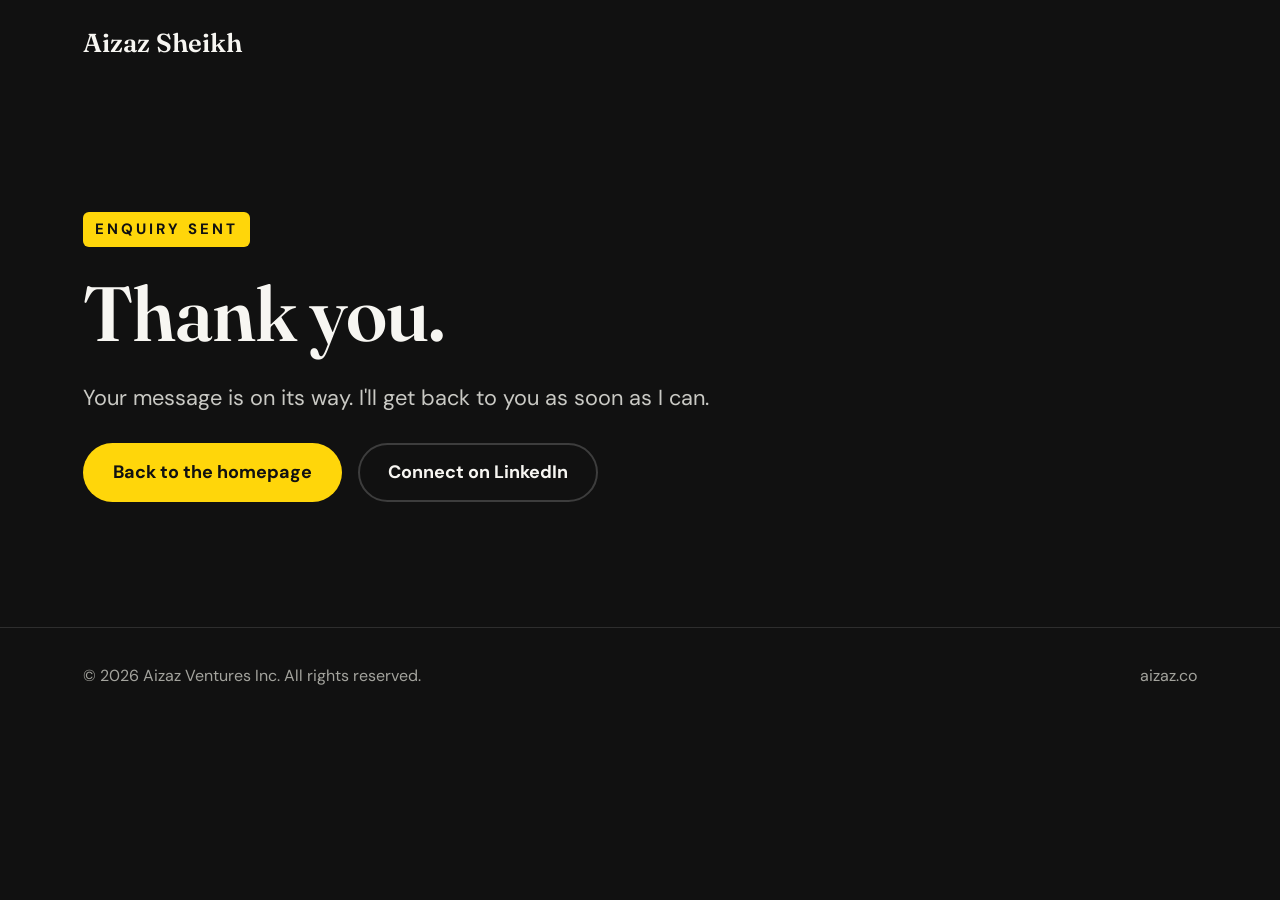
<file: thanks/index.html>
<!doctype html>
<html lang="en">
<head>
<meta charset="utf-8">
<meta name="viewport" content="width=device-width, initial-scale=1">
<title>Thanks | Aizaz Sheikh</title>
<meta name="robots" content="noindex">
<meta name="theme-color" content="#111111">
<link rel="icon" href="/favicon.svg" type="image/svg+xml">
<link rel="preconnect" href="https://fonts.googleapis.com">
<link rel="preconnect" href="https://fonts.gstatic.com" crossorigin>
<link rel="stylesheet" href="https://fonts.googleapis.com/css2?family=Fraunces:opsz,wght@9..144,400..700&family=DM+Sans:wght@400..700&display=swap">
<link rel="stylesheet" href="/styles.css">
</head>
<body>
<header class="nav">
  <a class="wordmark" href="/">Aizaz Sheikh</a>
</header>
<main>
<section class="dark">
  <div class="wrap section thanks">
    <p class="eyebrow on-dark">Enquiry sent</p>
    <h1>Thank you.</h1>
    <p class="lead">Your message is on its way. I'll get back to you as soon as I can.</p>
    <div class="actions">
      <a class="btn btn-yellow" href="/">Back to the homepage</a>
      <a class="btn btn-ghost" href="https://www.linkedin.com/in/aizazsheikh/" target="_blank" rel="noopener">Connect on LinkedIn</a>
    </div>
  </div>
</section>
</main>
<footer class="footer">
  <div class="wrap footer-row">
    <span>© 2026 Aizaz Ventures Inc. All rights reserved.</span>
    <span>aizaz.co</span>
  </div>
</footer>
</body>
</html>
</file>
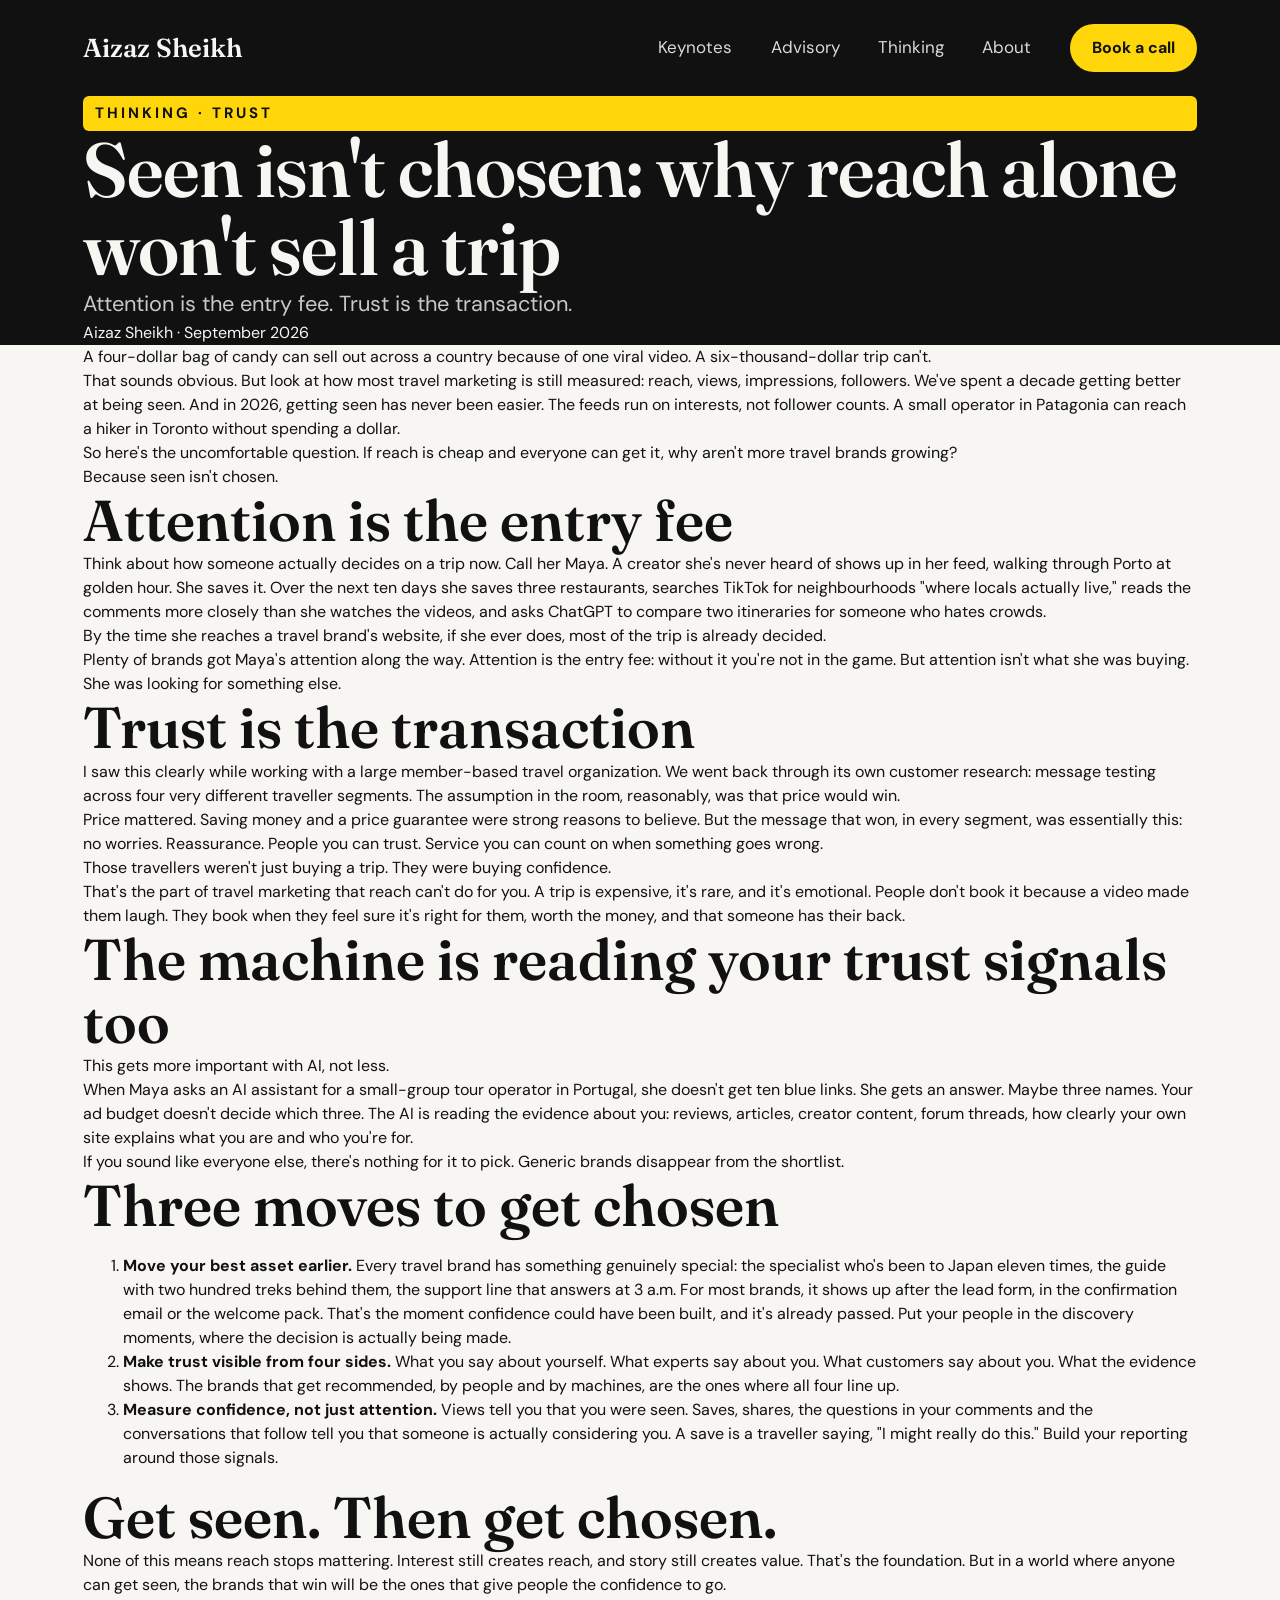
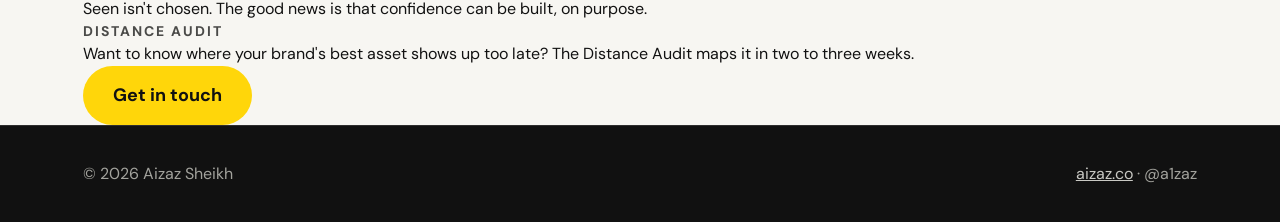
<file: thinking/seen-isnt-chosen/index.html>
<!doctype html>
<html lang="en">
<head>
<meta charset="utf-8">
<meta name="viewport" content="width=device-width, initial-scale=1">
<title>Seen isn't chosen: why reach alone won't sell a trip | Aizaz Sheikh</title>
<meta name="description" content="Reach has never been cheaper, so why aren't more travel brands growing? Because seen isn't chosen. Attention is the entry fee; trust is the transaction.">
<link rel="canonical" href="https://aizaz.co/thinking/seen-isnt-chosen/">
<meta property="og:type" content="article">
<meta property="og:url" content="https://aizaz.co/thinking/seen-isnt-chosen/">
<meta property="og:title" content="Seen isn't chosen: why reach alone won't sell a trip">
<meta property="og:description" content="Attention is the entry fee. Trust is the transaction. Three moves for travel brands to get chosen, by people and by AI.">
<meta property="og:image" content="https://aizaz.co/assets/og-image.jpg">
<meta name="twitter:card" content="summary_large_image">
<meta name="theme-color" content="#111111">
<link rel="icon" href="/favicon.svg" type="image/svg+xml">
<link rel="preconnect" href="https://fonts.googleapis.com">
<link rel="preconnect" href="https://fonts.gstatic.com" crossorigin>
<link rel="stylesheet" href="https://fonts.googleapis.com/css2?family=Fraunces:ital,opsz,wght@0,9..144,400..700;1,9..144,400..700&family=DM+Sans:wght@400..700&display=swap">
<link rel="stylesheet" href="/styles.css">
<script type="application/ld+json">
{
  "@context": "https://schema.org",
  "@type": "Article",
  "headline": "Seen isn't chosen: why reach alone won't sell a trip",
  "author": {"@type": "Person", "name": "Aizaz Sheikh", "url": "https://aizaz.co/"},
  "datePublished": "2026-09-29",
  "image": "https://aizaz.co/assets/og-image.jpg",
  "mainEntityOfPage": "https://aizaz.co/thinking/seen-isnt-chosen/",
  "about": ["Travel marketing", "Brand trust", "AI discovery"]
}
</script>
</head>
<body>

<a class="skip" href="#main">Skip to content</a>

<header class="nav">
  <a class="wordmark" href="/">Aizaz Sheikh</a>
  <nav aria-label="Main">
    <a href="/#keynotes">Keynotes</a>
    <a href="/#advisory">Advisory</a>
    <a href="/#thinking">Thinking</a>
    <a href="/#about">About</a>
    <a class="btn btn-yellow btn-sm" href="/#contact">Book a call</a>
  </nav>
</header>

<main id="main">
<section class="dark">
  <div class="wrap article-head">
    <p class="eyebrow on-dark">Thinking · Trust</p>
    <h1>Seen isn't chosen: why reach alone won't sell a trip</h1>
    <p class="lead">Attention is the entry fee. Trust is the transaction.</p>
    <p class="byline">Aizaz Sheikh · September 2026</p>
  </div>
</section>

<section class="light">
  <article class="wrap prose">
    <p class="first">A four-dollar bag of candy can sell out across a country because of one viral video. A six-thousand-dollar trip can't.</p>
    <p>That sounds obvious. But look at how most travel marketing is still measured: reach, views, impressions, followers. We've spent a decade getting better at being seen. And in 2026, getting seen has never been easier. The feeds run on interests, not follower counts. A small operator in Patagonia can reach a hiker in Toronto without spending a dollar.</p>
    <p>So here's the uncomfortable question. If reach is cheap and everyone can get it, why aren't more travel brands growing?</p>
    <p class="pull">Because seen isn't chosen.</p>

    <h2>Attention is the entry fee</h2>
    <p>Think about how someone actually decides on a trip now. Call her Maya. A creator she's never heard of shows up in her feed, walking through Porto at golden hour. She saves it. Over the next ten days she saves three restaurants, searches TikTok for neighbourhoods "where locals actually live," reads the comments more closely than she watches the videos, and asks ChatGPT to compare two itineraries for someone who hates crowds.</p>
    <p>By the time she reaches a travel brand's website, if she ever does, most of the trip is already decided.</p>
    <p>Plenty of brands got Maya's attention along the way. Attention is the entry fee: without it you're not in the game. But attention isn't what she was buying. She was looking for something else.</p>

    <h2>Trust is the transaction</h2>
    <p>I saw this clearly while working with a large member-based travel organization. We went back through its own customer research: message testing across four very different traveller segments. The assumption in the room, reasonably, was that price would win.</p>
    <p>Price mattered. Saving money and a price guarantee were strong reasons to believe. But the message that won, in every segment, was essentially this: no worries. Reassurance. People you can trust. Service you can count on when something goes wrong.</p>
    <p class="pull">Those travellers weren't just buying a trip. They were buying confidence.</p>
    <p>That's the part of travel marketing that reach can't do for you. A trip is expensive, it's rare, and it's emotional. People don't book it because a video made them laugh. They book when they feel sure it's right for them, worth the money, and that someone has their back.</p>

    <h2>The machine is reading your trust signals too</h2>
    <p>This gets more important with AI, not less.</p>
    <p>When Maya asks an AI assistant for a small-group tour operator in Portugal, she doesn't get ten blue links. She gets an answer. Maybe three names. Your ad budget doesn't decide which three. The AI is reading the evidence about you: reviews, articles, creator content, forum threads, how clearly your own site explains what you are and who you're for.</p>
    <p>If you sound like everyone else, there's nothing for it to pick. Generic brands disappear from the shortlist.</p>

    <h2>Three moves to get chosen</h2>
    <ol class="moves">
      <li><strong>Move your best asset earlier.</strong> Every travel brand has something genuinely special: the specialist who's been to Japan eleven times, the guide with two hundred treks behind them, the support line that answers at 3 a.m. For most brands, it shows up after the lead form, in the confirmation email or the welcome pack. That's the moment confidence could have been built, and it's already passed. Put your people in the discovery moments, where the decision is actually being made.</li>
      <li><strong>Make trust visible from four sides.</strong> What you say about yourself. What experts say about you. What customers say about you. What the evidence shows. The brands that get recommended, by people and by machines, are the ones where all four line up.</li>
      <li><strong>Measure confidence, not just attention.</strong> Views tell you that you were seen. Saves, shares, the questions in your comments and the conversations that follow tell you that someone is actually considering you. A save is a traveller saying, "I might really do this." Build your reporting around those signals.</li>
    </ol>

    <h2>Get seen. Then get chosen.</h2>
    <p>None of this means reach stops mattering. Interest still creates reach, and story still creates value. That's the foundation. But in a world where anyone can get seen, the brands that win will be the ones that give people the confidence to go.</p>
    <p class="pull">Seen isn't chosen. The good news is that confidence can be built, on purpose.</p>

    <aside class="cta-box">
      <p class="label">Distance Audit</p>
      <p>Want to know where your brand's best asset shows up too late? The Distance Audit maps it in two to three weeks.</p>
      <a class="btn btn-yellow" href="mailto:aizaz@aizaz.co?subject=Distance%20Audit">Get in touch</a>
    </aside>
  </article>
</section>
</main>

<footer class="footer">
  <div class="wrap footer-row">
    <span>© 2026 Aizaz Sheikh</span>
    <span><a class="plain" href="/">aizaz.co</a> · @a1zaz</span>
  </div>
</footer>

</body>
</html>
</file>
<file: styles.css>
:root {
  --black: #111111;
  --black-2: #1C1C1C;
  --line-dark: #2E2E2E;
  --line-dark-2: #3D3D3D;
  --yellow: #FFD60A;
  --paper: #F7F6F2;
  --card: #FFFFFE;
  --sand: #EDEDE8;
  --line: #E2E1DB;
  --ink-2: #4A4A48;
  --on-dark-2: #C9C9C4;
  --on-dark-3: #A3A39D;
  --serif: 'Fraunces', Georgia, serif;
  --sans: 'DM Sans', system-ui, -apple-system, sans-serif;
  --pad: clamp(20px, 6.5vw, 96px);
}

*, *::before, *::after { box-sizing: border-box; }
html { scroll-behavior: smooth; -webkit-text-size-adjust: 100%; }
body { margin: 0; font-family: var(--sans); color: var(--black); background: var(--black); line-height: 1.5; }
img { max-width: 100%; display: block; }
h1, h2, h3 { font-family: var(--serif); font-weight: 600; margin: 0; }
p { margin: 0; }
a { color: inherit; }

.skip { position: absolute; left: -9999px; }
.skip:focus { left: 16px; top: 16px; background: var(--yellow); color: var(--black); padding: 8px 12px; z-index: 10; }

.wrap { max-width: 1440px; margin: 0 auto; padding-left: var(--pad); padding-right: var(--pad); }
.section { display: flex; flex-direction: column; gap: 28px; padding-top: clamp(72px, 9vw, 128px); padding-bottom: clamp(72px, 9vw, 128px); }
.center { align-items: center; text-align: center; }

.dark { background: var(--black); color: var(--paper); }
.light { background: var(--paper); }
.sand { background: var(--sand); }

/* Nav */
.nav { background: var(--black); color: var(--paper); display: flex; align-items: center; justify-content: space-between; gap: 24px; padding: 24px var(--pad); max-width: 1440px; margin: 0 auto; }
.wordmark { font-family: var(--serif); font-size: 26px; font-weight: 600; text-decoration: none; color: var(--paper); white-space: nowrap; }
.nav nav { display: flex; align-items: center; gap: clamp(16px, 3vw, 40px); }
.nav nav a:not(.btn) { color: #DADAD5; text-decoration: none; font-size: 17px; }
.nav nav a:not(.btn):hover { color: var(--yellow); }

/* Buttons */
.btn { display: inline-flex; align-items: center; min-height: 48px; font-weight: 700; font-size: 18px; padding: 14px 28px; border-radius: 999px; text-decoration: none; border: 2px solid transparent; transition: transform .15s ease, background .15s ease; }
.btn:hover { transform: translateY(-1px); }
.btn-yellow { background: var(--yellow); color: var(--black); }
.btn-yellow:hover { background: #FFE14D; }
.btn-ghost { color: var(--paper); border-color: var(--line-dark-2); }
.btn-ghost:hover { border-color: var(--yellow); }
.btn-dark { background: var(--black); color: var(--paper); }
.btn-sm { font-size: 16px; padding: 10px 20px; min-height: 44px; }
.actions { display: flex; flex-wrap: wrap; align-items: center; gap: 16px; }
.muted { color: var(--on-dark-3); font-size: 18px; }
.plain { color: var(--on-dark-2); }

/* Type */
.eyebrow { align-self: flex-start; font-size: 15px; font-weight: 700; letter-spacing: 3px; text-transform: uppercase; background: var(--yellow); color: var(--black); padding: 6px 12px; border-radius: 6px; }
.hl { background: var(--yellow); color: var(--black); padding: 0 .14em .04em; border-radius: 4px; -webkit-box-decoration-break: clone; box-decoration-break: clone; }
h1 { font-size: clamp(48px, 6vw, 84px); line-height: 1.02; letter-spacing: -1px; }
h2 { font-size: clamp(38px, 4.5vw, 64px); line-height: 1.1; }
h2.wide { max-width: 1080px; }
h2.cta { font-size: clamp(42px, 5vw, 72px); max-width: 1000px; }
.lead { font-size: clamp(19px, 1.7vw, 23px); line-height: 1.55; color: var(--on-dark-2); max-width: 640px; }
.body-lg { font-size: clamp(18px, 1.5vw, 21px); line-height: 1.65; color: var(--ink-2); max-width: 820px; }
.label { font-size: 14px; font-weight: 700; letter-spacing: 2px; text-transform: uppercase; color: var(--ink-2); }
.label.yellow { color: var(--yellow); }

/* Hero */
.hero .wrap { padding-top: clamp(24px, 5vw, 72px); padding-bottom: clamp(64px, 8vw, 112px); }
.hero-grid { display: grid; grid-template-columns: minmax(0, 1fr) minmax(0, 580px); gap: clamp(40px, 5vw, 72px); align-items: center; }
.hero-copy { display: flex; flex-direction: column; gap: 28px; }
.hero-photo img { width: 100%; height: auto; aspect-ratio: 870 / 960; object-fit: cover; border-radius: 28px; border: 4px solid var(--yellow); }

/* Proof */
.proof { background: var(--black-2); color: var(--on-dark-2); }
.proof-row { display: flex; flex-wrap: wrap; align-items: center; justify-content: space-between; gap: 20px 40px; padding-top: 40px; padding-bottom: 40px; }
.proof-label { font-size: 14px; font-weight: 700; letter-spacing: 2px; text-transform: uppercase; color: var(--on-dark-3); }
.proof-list { list-style: none; margin: 0; padding: 0; display: flex; flex-wrap: wrap; gap: 12px 44px; font-family: var(--serif); font-size: clamp(20px, 2vw, 26px); font-weight: 600; color: var(--paper); }

/* Grids and cards */
.grid-3 { display: grid; grid-template-columns: repeat(3, minmax(0, 1fr)); gap: 24px; margin-top: 20px; }
.grid-4 { display: grid; grid-template-columns: repeat(4, minmax(0, 1fr)); gap: 20px; margin: 20px 0 0; padding: 0; list-style: none; }
.card { display: flex; flex-direction: column; gap: 14px; background: var(--card); border: 1px solid var(--line); border-radius: 24px; padding: clamp(28px, 3vw, 40px); }
.card h3 { font-size: clamp(26px, 2.4vw, 34px); line-height: 1.15; }
.card p { font-size: 18px; line-height: 1.6; color: var(--ink-2); }
.model h3 { font-size: clamp(32px, 3vw, 40px); }
.card-dark { background: var(--black); border-color: var(--black); color: var(--paper); }
.card-dark p.soon { color: var(--on-dark-3); }
h3.essay { font-size: clamp(24px, 2.2vw, 30px); }
.soon { font-size: 16px !important; margin-top: auto; }
.num { align-self: flex-start; font-family: var(--serif); font-size: 28px; font-weight: 600; background: var(--yellow); padding: 2px 14px; border-radius: 12px; }
.steps h3 { font-size: clamp(24px, 2vw, 28px); }

.talk { display: flex; flex-direction: column; gap: 18px; background: var(--black-2); border: 1px solid var(--line-dark); border-radius: 24px; padding: clamp(28px, 3vw, 40px); }
.talk h3 { font-size: clamp(32px, 2.8vw, 40px); line-height: 1.1; }
.talk .label { color: var(--on-dark-3); }
.talk .label.yellow { color: var(--yellow); }
.talk .tagline { font-family: var(--serif); font-style: italic; font-size: clamp(21px, 1.8vw, 24px); line-height: 1.35; color: var(--yellow); }
.talk p:last-child { font-size: 18px; line-height: 1.6; color: var(--on-dark-2); }
.talk-new { border-color: var(--yellow); }

.rule-top { border-top: 1px solid #DADAD4; padding-top: clamp(64px, 7vw, 96px); }
.light + .light .rule-top { margin-top: 0; }

/* About */
.about-grid { display: grid; grid-template-columns: minmax(0, 1.6fr) minmax(0, 1fr); gap: clamp(32px, 5vw, 72px); align-items: start; }
.about-grid > div { display: flex; flex-direction: column; gap: 20px; }
.track { list-style: none; margin: 0; padding: 0; display: flex; flex-direction: column; }
.track li { padding: 14px 0 14px 18px; border-left: 3px solid var(--yellow); margin: 0 0 10px; font-size: 17px; line-height: 1.55; color: var(--ink-2); }
.track li strong { display: block; font-size: 18px; font-weight: 700; color: var(--ink, #111); margin-bottom: 2px; }
.about-side { display: flex; flex-direction: column; gap: 28px; }
.about-photo { margin: 0; }
.about-photo img { display: block; width: 100%; height: auto; aspect-ratio: 4 / 3; object-fit: cover; object-position: 50% 30%; border-radius: 20px; }
.about-photo figcaption { margin-top: 10px; font-size: 14px; color: #6B6A64; }
.facts { list-style: none; margin: 0; padding: 0; display: flex; flex-direction: column; }
.facts li { display: flex; flex-direction: column; gap: 4px; padding: 18px 0; border-top: 1px solid #D5D4CD; font-size: 19px; font-weight: 600; }
.facts .fact-sub { display: block; font-style: normal; font-weight: 400; font-size: 16px; color: var(--ink-2); }
.facts li:last-child { border-bottom: 1px solid #D5D4CD; }
.facts .cred + .cred { margin-top: 10px; }
.facts .cred em { display: block; font-style: normal; font-weight: 400; font-size: 16px; color: var(--ink-2); }
.facts .cred a { color: inherit; text-decoration: underline; text-underline-offset: 3px; }
.facts .cred a:hover { background: var(--yellow); color: var(--black); }
.facts span { font-size: 13px; font-weight: 700; letter-spacing: 2px; text-transform: uppercase; color: var(--ink-2); }

/* Footer */
.footer { background: var(--black); color: var(--on-dark-3); border-top: 1px solid var(--line-dark); }
.footer-row { display: flex; flex-wrap: wrap; justify-content: space-between; gap: 12px; padding-top: 36px; padding-bottom: 36px; font-size: 16px; }

a:focus-visible, .btn:focus-visible { outline: 3px solid var(--yellow); outline-offset: 3px; }

/* Responsive */
@media (max-width: 1100px) {
  .grid-4 { grid-template-columns: repeat(2, minmax(0, 1fr)); }
}
@media (max-width: 900px) {
  .hero-grid { grid-template-columns: 1fr; }
  .hero-photo { max-width: 520px; }
  .grid-3 { grid-template-columns: 1fr; }
  .about-grid { grid-template-columns: 1fr; }
  .nav nav a:not(.btn):not(.social) { display: none; }
}
@media (max-width: 560px) {
  .grid-4 { grid-template-columns: 1fr; }
  .wordmark { font-size: 22px; }
  .btn { width: 100%; justify-content: center; }
  .btn-sm { width: auto; }
}
@media (prefers-reduced-motion: reduce) {
  html { scroll-behavior: auto; }
  .btn { transition: none; }
}

/* Social */
.social { display: inline-flex; align-items: center; justify-content: center; width: 44px; height: 44px; border-radius: 50%; color: #DADAD5; transition: color .15s ease, background .15s ease; }
.social:hover { color: var(--black); background: var(--yellow); }
.footer-links { display: inline-flex; align-items: center; gap: 12px; }
.footer .social { color: var(--on-dark-3); width: 40px; height: 40px; }
.footer .social:hover { color: var(--black); }
.nav nav .social + .social { margin-left: calc(8px - clamp(16px, 3vw, 40px)); }
.btn { white-space: nowrap; }
.footer-row { align-items: center; }
@media (max-width: 420px) {
  .nav { gap: 12px; }
  .nav nav { gap: 8px; }
  .nav nav .social + .social { margin-left: -4px; }
  .wordmark { font-size: 20px; }
  .btn-sm { padding: 10px 16px; font-size: 15px; }
}

/* Contact form */
.contact-grid { display: grid; grid-template-columns: minmax(0, 1fr) minmax(0, 1.1fr); gap: clamp(40px, 6vw, 96px); align-items: start; }
.contact-copy { display: flex; flex-direction: column; gap: 24px; }
.contact-copy h2.cta { font-size: clamp(40px, 4.4vw, 64px); }
.enquiry { display: flex; flex-direction: column; gap: 20px; background: var(--black-2); border: 1px solid var(--line-dark); border-radius: 24px; padding: clamp(24px, 3vw, 40px); }
.enquiry .hp { position: absolute; left: -9999px; }
.choice { border: 0; margin: 0; padding: 0; display: flex; flex-wrap: wrap; gap: 10px; }
.choice legend { font-size: 14px; font-weight: 700; letter-spacing: 2px; text-transform: uppercase; color: var(--on-dark-3); margin-bottom: 12px; }
.choice label { display: inline-flex; align-items: center; gap: 8px; min-height: 44px; padding: 10px 16px; border: 1px solid var(--line-dark-2); border-radius: 999px; font-size: 16px; color: var(--paper); cursor: pointer; }
.choice label:has(input:checked) { border-color: var(--yellow); background: rgba(255, 214, 10, 0.12); }
.choice input { accent-color: var(--yellow); width: 18px; height: 18px; margin: 0; }
.field-row { display: grid; grid-template-columns: repeat(2, minmax(0, 1fr)); gap: 16px; }
.field { display: flex; flex-direction: column; gap: 8px; font-size: 15px; font-weight: 700; color: var(--on-dark-2); }
.field input, .field select, .field textarea { font: inherit; font-weight: 400; font-size: 17px; color: var(--paper); background: var(--black); border: 1px solid var(--line-dark-2); border-radius: 12px; padding: 12px 14px; min-height: 48px; width: 100%; }
.field textarea { resize: vertical; min-height: 130px; }
.field input::placeholder { color: #77776F; }
.field input:focus, .field select:focus, .field textarea:focus { outline: none; border-color: var(--yellow); box-shadow: 0 0 0 3px rgba(255, 214, 10, 0.25); }
.keynote-fields { display: flex; flex-direction: column; gap: 20px; }
.keynote-fields[hidden] { display: none; }
.enquiry button { align-self: flex-start; cursor: pointer; font-family: inherit; }
@media (max-width: 900px) { .contact-grid { grid-template-columns: 1fr; } }
@media (max-width: 560px) { .field-row { grid-template-columns: 1fr; } }
.thanks { min-height: 60vh; justify-content: center; }
.req { color: var(--yellow); font-weight: 700; }
.req-note { margin: -4px 0 0; font-size: 14px; color: var(--on-dark-3); }

/* Logo marquee */
.proof { padding: 40px 0 44px; overflow: hidden; }
.proof-head { padding-bottom: 20px; }
.marquee { position: relative; overflow: hidden; -webkit-mask-image: linear-gradient(90deg, transparent, #000 8%, #000 92%, transparent); mask-image: linear-gradient(90deg, transparent, #000 8%, #000 92%, transparent); }
.marquee-track { display: flex; width: max-content; animation: marquee 65s linear infinite; }
.marquee:hover .marquee-track { animation-play-state: paused; }
.marquee-list { list-style: none; margin: 0; padding: 0; display: flex; align-items: center; gap: 72px; padding-right: 72px; font-family: var(--serif); font-size: clamp(22px, 2vw, 28px); font-weight: 600; color: var(--paper); white-space: nowrap; }
.marquee-list li { display: flex; align-items: center; height: 52px; opacity: .8; transition: opacity .2s ease; }
.marquee-list li:hover { opacity: 1; }
.marquee-list img { display: block; height: 36px; width: auto; object-fit: contain; filter: brightness(0) invert(1); }
.marquee-list .logo-g img { height: 30px; }
.marquee-list .logo-travelzoo img { height: 32px; }
.marquee-list .logo-tourradar img { height: 30px; }
.marquee-list .logo-atta img { height: 48px; }
.marquee-list .logo-tc img { height: 50px; }
.marquee-list .logo-ago img { height: 32px; }
.marquee-list .logo-aaa img { height: 46px; }
.marquee-list .logo-caa img { height: 40px; }
.marquee-list .logo-flight-centre img { height: 42px; }
.marquee-list .logo-travel-leaders-network img { height: 44px; }
.marquee-list .logo-travelsavers img { height: 26px; }
.marquee-list .logo-ensemble img { height: 30px; }
.marquee-list .logo-virtuoso img { height: 34px; }
.marquee-list .logo-expedia-cruises img { height: 36px; }
.marquee-list .logo-meta img { height: 28px; }
.marquee-list .logo-tiktok img { height: 34px; }
.marquee-list .logo-google img { height: 34px; }
.marquee-list .logo-environics img { height: 40px; }
@keyframes marquee { from { transform: translateX(0); } to { transform: translateX(-50%); } }
@media (prefers-reduced-motion: reduce) {
  .marquee { -webkit-mask-image: none; mask-image: none; }
  .marquee-track { animation: none; width: auto; }
  .marquee-list { flex-wrap: wrap; white-space: normal; gap: 16px 48px; padding: 0 var(--pad); }
  .marquee-list[aria-hidden="true"] { display: none; }
}

/* Start Here */
.grid-2 { display: grid; grid-template-columns: repeat(2, minmax(0, 1fr)); gap: 24px; margin-top: 20px; }
.start .card { gap: 16px; }
.start .card .btn { align-self: flex-start; margin-top: auto; }
.start .card p:not(.label) { margin-bottom: 12px; }
.start .card-dark p:not(.label) { color: var(--on-dark-2); }
.card-preview { width: 100%; height: auto; aspect-ratio: 2 / 1; object-fit: cover; object-position: top; border-radius: 14px; border: 1px solid var(--line); background: var(--paper); }
.start .card .btn { margin-top: auto; align-self: flex-start; }
.start-note { font-size: 16px; color: var(--ink-2); }
@media (max-width: 900px) { .grid-2 { grid-template-columns: 1fr; } }
@media (max-width: 560px) { .start .card .btn { align-self: stretch; } }

/* Newsletter */
.newsletter .card { gap: 16px; }
.newsletter .card p:not(.label) { margin-bottom: 12px; }
.newsletter .card-dark p:not(.label) { color: var(--on-dark-2); }
.newsletter .card .btn { margin-top: auto; align-self: flex-start; }
.btn-line { color: var(--black); border-color: var(--black); }
.btn-line:hover { background: var(--yellow); border-color: var(--yellow); }
.newsletter-cta { margin-top: 32px; }
.newsletter-cta .start-note { margin: 0; }
@media (max-width: 560px) { .newsletter .card .btn, .newsletter-cta .btn { align-self: stretch; justify-content: center; } .newsletter-cta { flex-direction: column; align-items: stretch; } }
.nav nav a { white-space: nowrap; }
@media (max-width: 1180px) { .nav nav a:not(.btn):not(.social) { display: none; } }
.footer-text { color: var(--on-dark-3); text-decoration: none; padding: 10px 4px; }
.footer-text:hover { color: var(--yellow); }

/* Speaking history */
.stage-strip { margin: clamp(32px, 4vw, 56px) 0 0; }
.stage-strip img { display: block; width: 100%; height: auto; aspect-ratio: 3 / 1; object-fit: cover; object-position: 30% 50%; border-radius: 24px; border: 1px solid var(--line-dark); }
.stage-strip figcaption { margin-top: 12px; font-size: 14px; color: var(--on-dark-3); }
@media (max-width: 700px) { .stage-strip img { aspect-ratio: 4 / 3; } }
.speaking { margin-top: clamp(48px, 5vw, 72px); }
.speaking-title { font-size: clamp(26px, 2.2vw, 32px); color: var(--paper); margin-bottom: 20px; }
.speaking-list { list-style: none; margin: 0; padding: 0; display: grid; grid-template-columns: repeat(2, minmax(0, 1fr)); column-gap: 48px; grid-template-rows: repeat(var(--rows, 5), auto); grid-auto-flow: column; }
.speaking-list li:first-child, .speaking-list li.col2 { border-top: 1px solid var(--line-dark); }
.speaking-list li { display: grid; grid-template-columns: 56px minmax(0, 1fr); column-gap: 16px; row-gap: 2px; align-content: start; padding: 16px 0; border-bottom: 1px solid var(--line-dark); }
.speaking-list .yr { grid-row: span 2; font-weight: 700; font-size: 16px; color: var(--yellow); padding-top: 2px; }
.speaking-list .ev { font-size: 17px; font-weight: 500; color: var(--paper); }
.speaking-list .tt { font-family: var(--serif); font-style: italic; font-size: 18px; color: var(--on-dark-2); }
.speaking-list .kind { font-style: normal; font-size: 12px; font-weight: 700; letter-spacing: 1.5px; text-transform: uppercase; color: var(--black); background: var(--yellow); border-radius: 4px; padding: 2px 6px; margin-left: 8px; vertical-align: 2px; }
#keynotes .speaking + .actions { margin-top: 40px; }
@media (max-width: 900px) { .speaking-list { grid-template-columns: 1fr; grid-template-rows: none; grid-auto-flow: row; } .speaking-list li.col2 { border-top: 0; } }
</file>
